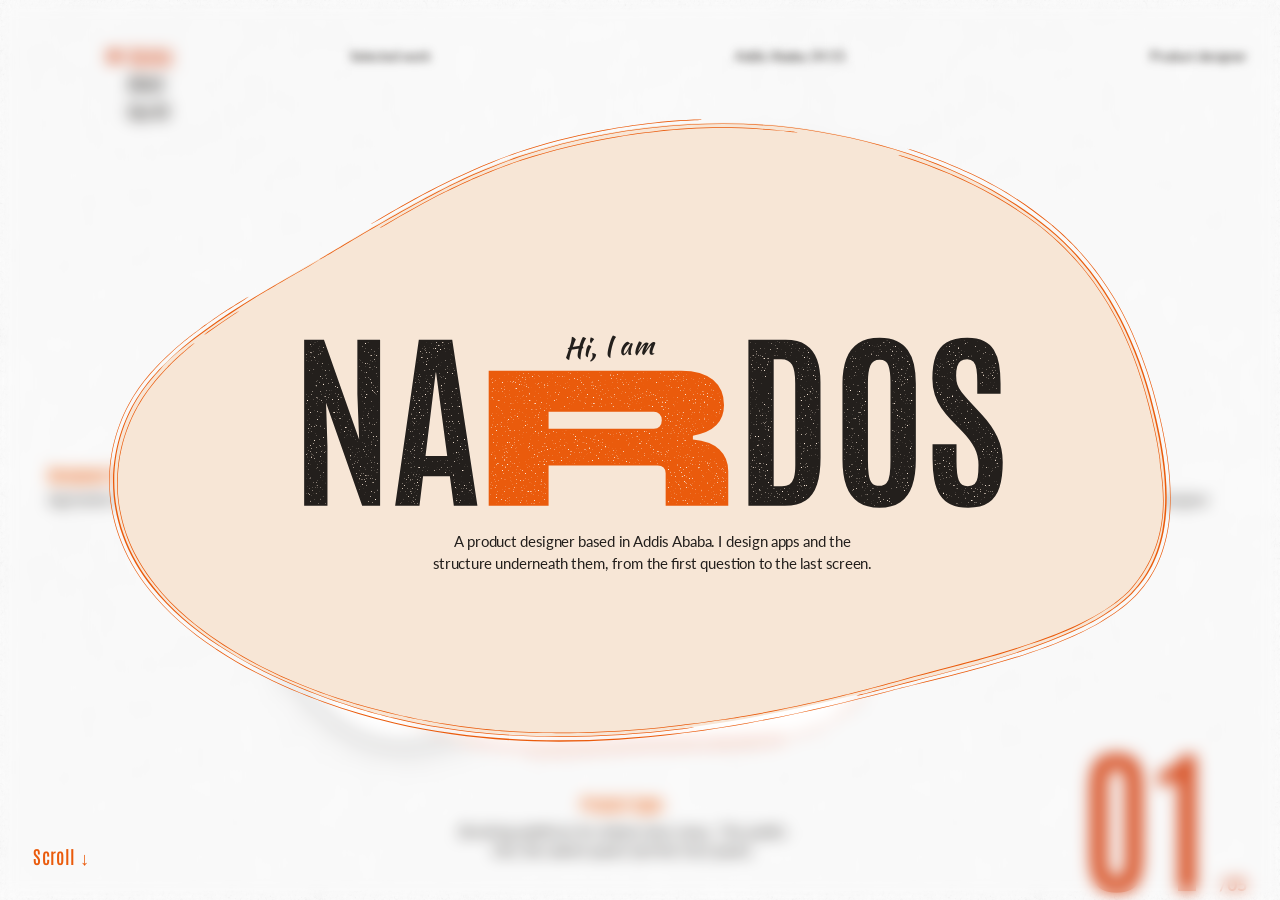
<file: index.html>
<!DOCTYPE html>
<html lang="en">
<head>
  <meta charset="utf-8">
  <meta name="robots" content="noindex, nofollow">
  <link rel="icon" href="favicon.svg" type="image/svg+xml">
  <link rel="icon" href="favicon.ico" sizes="any">
  <link rel="apple-touch-icon" href="apple-touch-icon.png">
  <meta name="viewport" content="width=device-width, initial-scale=1">
  <title>Nardos · Product designer</title>
  <meta name="description" content="Nardos, product designer in Addis Ababa. Selected work, starting with Agristelle farm stays.">
  <link rel="canonical" href="https://madebynardi.com/">
  <meta property="og:type" content="website">
  <meta property="og:site_name" content="Nardos">
  <meta property="og:title" content="Nardos · Product designer">
  <meta property="og:description" content="Nardos, product designer in Addis Ababa. Selected work, starting with Agristelle farm stays.">
  <meta property="og:url" content="https://madebynardi.com/">
  <meta name="twitter:card" content="summary">

  <!-- Fonts used in the Figma file: Antonio (display) and Lato (body) -->
  <link rel="preconnect" href="https://fonts.googleapis.com">
  <link rel="preconnect" href="https://fonts.gstatic.com" crossorigin>
  <link rel="stylesheet" href="https://fonts.googleapis.com/css2?family=Antonio:wght@400;600;700&family=BBH+Sans+Bartle&family=Kaushan+Script&family=Lato:wght@300;400;700&display=swap" media="print" onload="this.media='all'">
  <noscript><link rel="stylesheet" href="https://fonts.googleapis.com/css2?family=Antonio:wght@400;600;700&family=BBH+Sans+Bartle&family=Kaushan+Script&family=Lato:wght@300;400;700&display=swap"></noscript>

  <link rel="stylesheet" href="styles.css?v=78">
  <script src="fade.js?v=2"></script>
</head>
<body>
  <!-- Logo, nav and counter hug the window corners. Everything else lives on a centred canvas. -->
  <div class="stage is-intro">

    <!-- The middle of the page is drawn on a 1440 x 1080 canvas that stays centred in the window.
         script.js builds the project cards inside #cards from the list at the top of that file. -->
    <div class="canvas">
      <div id="cards" class="cards" aria-live="off"></div>

      <!-- Project facts. They change with the current card. -->
      <dl class="layer fact fact--for" style="--x:10; --y:555; --w:210;">
        <dt>Designed for:</dt>
        <dd id="fact-for">Agristelle farm stays</dd>
      </dl>
      <dl class="layer fact fact--role" style="--x:1270; --y:555; --w:165;">
        <dt>Role:</dt>
        <dd id="fact-role">Product designer</dd>
      </dl>
      <div class="layer fact fact--center fact--type" style="--x:500; --y:950; --w:400;">
        <p class="fact__label">Project type:</p>
        <p id="fact-type">Lorem ipsum dolor sit amet, consectetur adipiscing elit. Nam luctus dui augue, ac volutpat elit eleifend quis. Phasellus non erat a augue</p>
      </div>
    </div>

    <!-- Logo, which is also the way back to the entry screen. -->
    <a class="layer logo" href="#" style="--x:21; --y:24; --w:103; --h:182;" aria-label="Nardos, home">
      <span class="logo__blob" aria-hidden="true"><img src="assets/first-blob-flex.svg" alt="" onerror="this.remove()"><img class="logo__blob-m" src="assets/phone-blob-flex.svg" alt=""></span>
      <span class="logo__text" aria-hidden="true"><img class="logo__r" src="assets/logo-word.svg" alt=""></span>
    </a>

    <!-- Navigation. The active page gets the orange dot. -->
    <nav class="layer nav" style="--x:130; --y:52; --w:120;" aria-label="Main">
      <ul>
        <li><a href="#" class="nav__link nav__link--active" aria-current="page">Home</a></li>
        <li><a href="about" class="nav__link">About</a></li>
        <li><a href="say-hi" class="nav__link">Say Hi!</a></li>
      </ul>
    </nav>

    <!-- Phone only: menu button and the full-screen menu it opens. -->
    <button class="burger" id="burger" type="button" aria-label="Menu" aria-expanded="false" aria-controls="menu">
      <svg viewBox="0 0 32 18" width="32" height="18" fill="none" stroke="currentColor" stroke-width="2.4" stroke-linecap="round" aria-hidden="true">
        <path id="burger-a" d="M2 4.5c4-2.2 7 2.2 11 0s7 2.2 11 0 4-1.2 6-.4"/>
        <path id="burger-b" d="M3 14c4-2 6.5 2 10.500 0s7 2 11 0 3.500-1.200 5.500-.3"/>
      </svg>
    </button>
    <!-- The menu: the page behind goes soft, and a blob opens from the button with the links inside. -->
    <nav class="menu" id="menu" aria-label="Menu" aria-hidden="true">
      <div class="menu__blob" aria-hidden="true"></div>
      <ul>
        <li><a href="#" class="menu__link menu__link--active" aria-current="page">Home</a></li>
        <li><a href="about" class="menu__link">About</a></li>
        <li><a href="say-hi" class="menu__link">Say Hi!</a></li>
      </ul>
    </nav>

    <!-- A quiet row of small labels along the top and bottom edges, like a frame. -->
    <div class="edge edge--top">
      <span>Selected work</span>
      <span id="local-time">Addis Ababa</span>
      <span>Product designer</span>
    </div>
    <div class="edge edge--bottom">
      <span class="scroll-cue"><span class="cue-d">Scroll <span aria-hidden="true">&darr;</span></span><span class="cue-m"><i aria-hidden="true"></i>Swipe <span aria-hidden="true">&darr;</span></span></span>
    </div>

    <!-- Entry screen. It sits over the work page; scrolling lifts it away and the blob and name
         travel into the logo spot. -->
    <svg width="0" height="0" style="position:absolute" aria-hidden="true" focusable="false">
      <!-- Grain for the name: tiny random specks are knocked out of the letters. -->
      <filter id="grain" x="-5%" y="-5%" width="110%" height="110%" color-interpolation-filters="sRGB">
        <!-- Grain: tiny specks are knocked out of the letters, but only inside them, so the outline stays clean. -->
        <feTurbulence type="fractalNoise" baseFrequency="0.75" numOctaves="2" seed="7" result="noise"/>
        <feColorMatrix in="noise" type="matrix" values="0 0 0 0 0  0 0 0 0 0  0 0 0 0 0  -7 0 0 0 2.25" result="holes"/>
        <feMorphology in="SourceAlpha" operator="erode" radius="1.5" result="inner"/>
        <feComposite in="holes" in2="inner" operator="in" result="knock"/>
        <feComposite in="SourceGraphic" in2="knock" operator="out"/>
      </filter>
    </svg>
    <section class="intro" id="intro" aria-label="Introduction">
      <div class="intro__glass"></div>
      <div class="canvas">
        <div class="layer intro__blob" id="intro-blob" style="--x:151; --y:183; --w:1138; --h:673;">
          <img src="assets/first-blob.svg" alt="" onerror="this.parentNode.classList.add('is-fallback'); this.remove()">
        </div>
        <p class="layer intro__hello" style="--x:360; --y:350; --w:403;">Hi, I am</p>
        <h1 class="layer intro__name" id="intro-name" aria-label="Nardos" style="--x:331; --y:335; --w:800; --h:320;"></h1>
        <p class="layer intro__bio" style="--x:530; --y:628; --w:403;">A product designer based in Addis Ababa. I design apps and the structure underneath them, from the first question to the last screen.</p>
      </div>
    </section>

    <!-- Which card this is. The number belongs to the project, so 02 always means the same one. -->
    <p class="counter" id="counter" aria-label="Project 1 of 5"><span class="counter__num">01</span><span class="counter__total">/05</span></p>
  </div>
  <script src="vendor/flubber.min.js"></script>
  <script src="script.js?v=51"></script>
</body>
</html>
</file>
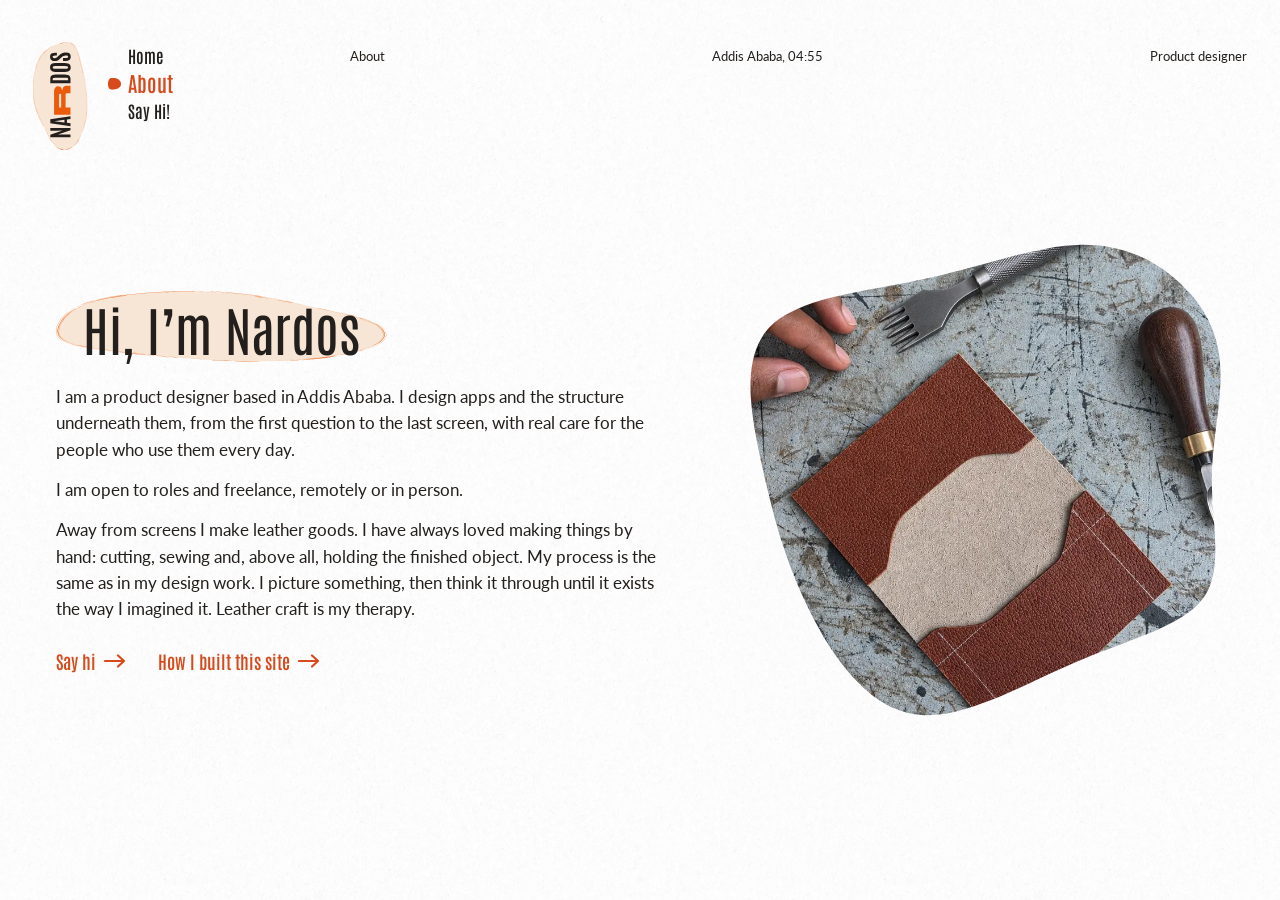
<file: about.html>
<!DOCTYPE html>
<html lang="en">
<head>
  <meta charset="utf-8">
  <meta name="robots" content="noindex, nofollow">
  <link rel="icon" href="favicon.svg" type="image/svg+xml">
  <link rel="icon" href="favicon.ico" sizes="any">
  <link rel="apple-touch-icon" href="apple-touch-icon.png">
  <meta name="viewport" content="width=device-width, initial-scale=1">
  <title>About · Nardos</title>
  <meta name="description" content="About Nardos, a product designer in Addis Ababa who designs apps and the structure underneath them.">
  <link rel="canonical" href="https://madebynardi.com/about">
  <meta property="og:type" content="website">
  <meta property="og:site_name" content="Nardos">
  <meta property="og:title" content="About · Nardos">
  <meta property="og:description" content="About Nardos, a product designer in Addis Ababa who designs apps and the structure underneath them.">
  <meta property="og:url" content="https://madebynardi.com/about">
  <meta name="twitter:card" content="summary">
  <link rel="preconnect" href="https://fonts.googleapis.com">
  <link rel="preconnect" href="https://fonts.gstatic.com" crossorigin>
  <link rel="stylesheet" href="https://fonts.googleapis.com/css2?family=Antonio:wght@400;600&family=Lato:wght@400;700&display=swap" media="print" onload="this.media='all'">
  <noscript><link rel="stylesheet" href="https://fonts.googleapis.com/css2?family=Antonio:wght@400;600&family=Lato:wght@400;700&display=swap"></noscript>
  <link rel="stylesheet" href="chrome.css?v=18">
  <style>
    :root { --ink:#231F1C; --orange:#EA5B0C; --orange-deep:#D64A1C; --u: min(calc(100vw / 1440), calc(100dvh / 1080)); }
    * { box-sizing: border-box; }
    html, body { height: 100%; overflow: hidden; overscroll-behavior: none; }
    body { margin: 0; color: var(--ink); font-family: "Lato", system-ui, sans-serif; font-weight: 400;
           background: #fff url("assets/noise.png") repeat top left / 720px 512px; }


    /* One screen: the picture on one side, a few lines on the other. Nothing scrolls. */
    main { height: 100dvh; display: grid; place-items: center; padding: 120px 56px 56px; }
    .in { display: grid; grid-template-columns: 1.3fr 1fr; gap: 72px; align-items: center;
          width: 100%; max-width: 1240px; }

    .pill { position: relative; display: inline-grid; place-items: center; margin: 0 0 22px; padding: .6em 1.7em .5em; justify-self: start; }
    .pill img { position: absolute; inset: 0; width: 100%; height: 100%; }
    .pill h1 { position: relative; margin: 0; font-family: "Antonio", sans-serif; font-weight: 400; line-height: 1;
               color: var(--ink); white-space: nowrap; font-size: clamp(40px, calc(var(--u) * 64), 92px); }

    p { margin: 0 0 14px; font-size: max(17px, calc(var(--u) * 18)); line-height: 1.55; max-width: 62ch; }
    p:last-of-type { margin-bottom: 0; }
    .say { margin-top: 26px; font-family: "Antonio", sans-serif; font-weight: 600; font-size: max(18px, calc(var(--u) * 20));
           color: var(--orange-deep); text-decoration: none; display: inline-flex; align-items: center; gap: 8px; }
    .say + .say { margin-left: 28px; }
    .say:hover, .say:focus-visible { color: var(--orange); }

               font-size: max(17px, calc(var(--u) * 18)); letter-spacing: .06em; text-transform: uppercase; color: var(--orange-deep); }

    .shot { display: block; width: 100%; height: auto; max-height: 68dvh; object-fit: contain; }
    .shot--ph img { width: 100%; height: 100%; object-fit: cover; display: block; }
    .shot--ph { aspect-ratio: 1; width: min(100%, 520px); height: auto; justify-self: center; max-height: none; display: grid; place-items: center; background: #F7E6D6; -webkit-mask: url(assets/blob-3-fill.svg) center / 100% 100% no-repeat; mask: url(assets/blob-3-fill.svg) center / 100% 100% no-repeat; color: #6b5d52; font-size: 14px; }   /* the picture sits in a blob, like the rest of the site */

    @media (max-width: 700px) {
      :root { --u: min(calc(100vw / 412), calc(100dvh / 780)); }
      main { padding: 84px 24px 26px; align-items: start; overflow-y: auto; }   /* a short phone can scroll instead of clipping */
      .in { grid-template-columns: 1fr; gap: 18px; }
      .shot { max-height: 24dvh; margin: 0 auto; width: auto; }
      .shot--ph { width: min(72%, 28dvh); margin: 0 auto; }
      .pill { margin-bottom: 14px; }
      .pill h1 { font-size: clamp(32px, calc(var(--u) * 42), 56px); }
      p { font-size: 15px; max-width: none; margin-bottom: 10px; }
      .say { margin-top: 18px; font-size: 17px; }
    }
  </style>
  <script src="fade.js?v=2"></script>
</head>
<body>
  <div class="chrome">
    <a class="layer logo" href="./" style="--x:21; --y:24; --w:103; --h:182;" aria-label="Nardos, home">
      <span class="logo__blob" aria-hidden="true"><img src="assets/first-blob-flex.svg" alt=""><img class="logo__blob-m" src="assets/phone-blob-flex.svg" alt=""></span>
      <span class="logo__text" aria-hidden="true"><img class="logo__r" src="assets/logo-word.svg" alt=""></span>
    </a>
    <nav class="layer nav" style="--x:130; --y:52; --w:120;" aria-label="Main">
      <ul>
        <li><a href="./?work" class="nav__link" data-home>Home</a></li>
        <li><a href="about" class="nav__link nav__link--active" aria-current="page">About</a></li>
        <li><a href="say-hi" class="nav__link">Say Hi!</a></li>
      </ul>
    </nav>
    <div class="edge edge--top"><span>About</span><span id="local-time">Addis Ababa</span><span>Product designer</span></div>
    <button class="burger" id="burger" type="button" aria-label="Menu" aria-expanded="false" aria-controls="menu">
      <svg viewBox="0 0 32 18" width="32" height="18" fill="none" stroke="currentColor" stroke-width="2.4" stroke-linecap="round" aria-hidden="true">
        <path id="burger-a" d="M2 4.5c4-2.2 7 2.2 11 0s7 2.2 11 0 4-1.2 6-.4"/>
        <path id="burger-b" d="M3 14c4-2 6.5 2 10.500 0s7 2 11 0 3.500-1.200 5.500-.3"/>
      </svg>
    </button>
    <nav class="menu" id="menu" aria-label="Menu" aria-hidden="true">
      <div class="menu__blob" aria-hidden="true"></div>
      <ul>
        <li><a href="./?work" class="menu__link" data-home>Home</a></li>
        <li><a href="about" class="menu__link menu__link--active" aria-current="page">About</a></li>
        <li><a href="say-hi" class="menu__link">Say Hi!</a></li>
      </ul>
    </nav>
  </div>


  <main>
    <div class="in">
      <div class="text">
        <div class="pill"><img src="assets/chapter-blob.svg" alt=""><h1>Hi, I&rsquo;m Nardos</h1></div>
        <p>I am a product designer based in Addis Ababa. I design apps and the structure underneath them, from the first question to the last screen, with real care for the people who use them every day.</p>
        <p>I am open to roles and freelance, remotely or in person.</p>
        <p>Away from screens I make leather goods. I have always loved making things by hand: cutting, sewing and, above all, holding the finished object. My process is the same as in my design work. I picture something, then think it through until it exists the way I imagined it. Leather craft is my therapy.</p>
        <a class="say" href="say-hi">Say hi
          <svg class="arr" viewBox="0 0 22 14" width="22" height="14" fill="none" stroke="currentColor" stroke-width="2.2" stroke-linecap="round" stroke-linejoin="round" aria-hidden="true"><path d="M1 7h19M14 1.5 20 7l-6 5.5"/></svg>
        </a>
        <a class="say" href="how-i-built-this">How I built this site
          <svg class="arr" viewBox="0 0 22 14" width="22" height="14" fill="none" stroke="currentColor" stroke-width="2.2" stroke-linecap="round" stroke-linejoin="round" aria-hidden="true"><path d="M1 7h19M14 1.5 20 7l-6 5.5"/></svg>
        </a>
      </div>
      <div class="media">
        <div class="shot shot--ph"><img src="assets/about-leather.webp" alt="A leather card holder cut and marked for stitching, with a stitching chisel and an edge beveler beside it"></div>
      </div>
    </div>
  </main>

  <script src="chrome.js?v=1"></script>
  <script>
    const timeEl = document.getElementById("local-time");
    const tick = () => { timeEl.textContent = "Addis Ababa, " + new Intl.DateTimeFormat("en-GB", { hour: "2-digit", minute: "2-digit", hour12: false, timeZone: "Africa/Addis_Ababa" }).format(new Date()); };
    tick(); setInterval(tick, 30000);
  </script>
</body>
</html>
</file>
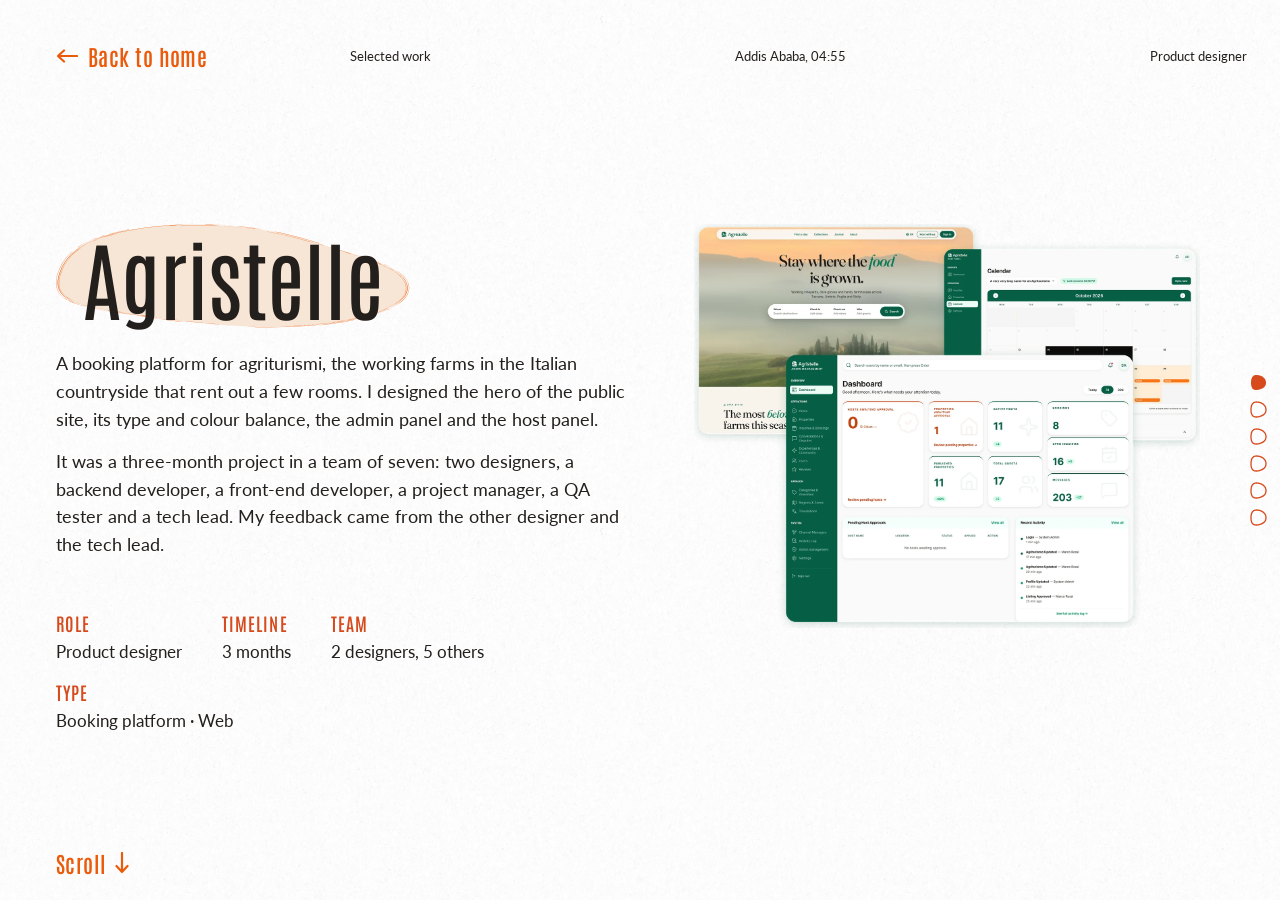
<file: agristelle.html>
<!DOCTYPE html>
<html lang="en">
<head>
  <meta charset="utf-8">
  <meta name="robots" content="noindex, nofollow">
  <link rel="icon" href="favicon.svg" type="image/svg+xml">
  <link rel="icon" href="favicon.ico" sizes="any">
  <link rel="apple-touch-icon" href="apple-touch-icon.png">
  <meta name="viewport" content="width=device-width, initial-scale=1">
  <title>Agristelle · Nardos</title>
  <meta name="description" content="Agristelle: a booking platform for Italian farm stays. The public site, the admin panel and the host panel.">
  <link rel="canonical" href="https://madebynardi.com/agristelle">
  <meta property="og:type" content="website">
  <meta property="og:site_name" content="Nardos">
  <meta property="og:title" content="Agristelle · Nardos">
  <meta property="og:description" content="Agristelle: a booking platform for Italian farm stays. The public site, the admin panel and the host panel.">
  <meta property="og:url" content="https://madebynardi.com/agristelle">
  <meta name="twitter:card" content="summary">
  <link rel="preconnect" href="https://fonts.googleapis.com">
  <link rel="preconnect" href="https://fonts.gstatic.com" crossorigin>
  <link rel="stylesheet" href="https://fonts.googleapis.com/css2?family=Antonio:wght@400;600&family=Lato:wght@400;700&display=swap" media="print" onload="this.media='all'">
  <noscript><link rel="stylesheet" href="https://fonts.googleapis.com/css2?family=Antonio:wght@400;600&family=Lato:wght@400;700&display=swap"></noscript>
  <link rel="stylesheet" href="project.css?v=9">
  <link rel="stylesheet" href="chrome.css?v=18">
  <script src="fade.js?v=2"></script>
</head>
<body data-project="agristelle">
<a class="back" href="./?work" data-home><svg class="arr" viewBox="0 0 22 14" width="22" height="14" fill="none" stroke="currentColor" stroke-width="2.2" stroke-linecap="round" stroke-linejoin="round" aria-hidden="true"><path d="M21 7H2M8 1.5 2 7l6 5.5"/></svg><span>Back to home</span></a>
<div class="chrome">
    <div class="edge edge--top"><span>Selected work</span><span id="local-time">Addis Ababa</span><span>Product designer</span></div>
  </div>
  <div class="edge edge--bottom" id="cue"><span class="cue-d">Scroll</span><span class="cue-m">Swipe</span><svg viewBox="0 0 14 22" width="14" height="22" fill="none" stroke="currentColor" stroke-width="2.2" stroke-linecap="round" stroke-linejoin="round" aria-hidden="true"><path d="M7 1v19M1.500 14 7 20l5.500-6"/></svg></div>
  <nav class="dots" id="dots" aria-label="Chapters"></nav>
  <main id="chapters"></main>

  <script src="project.js?v=10"></script>
</body>
</html>
</file>
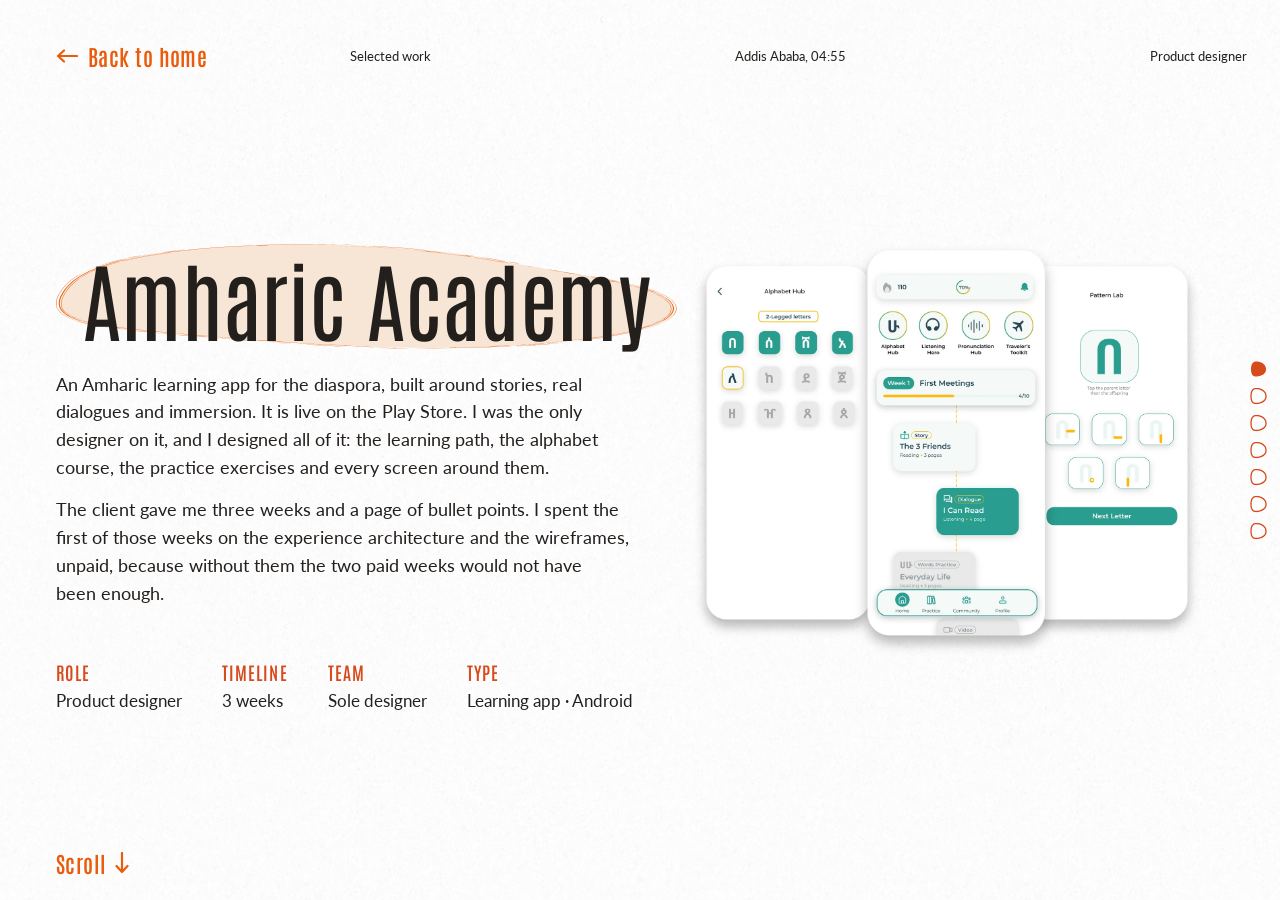
<file: amharic-academy.html>
<!DOCTYPE html>
<html lang="en">
<head>
  <meta charset="utf-8">
  <meta name="robots" content="noindex, nofollow">
  <link rel="icon" href="favicon.svg" type="image/svg+xml">
  <link rel="icon" href="favicon.ico" sizes="any">
  <link rel="apple-touch-icon" href="apple-touch-icon.png">
  <meta name="viewport" content="width=device-width, initial-scale=1">
  <title>Amharic Academy · Nardos</title>
  <meta name="description" content="Amharic Academy: a learning app for Amharic, designed end to end.">
  <link rel="canonical" href="https://madebynardi.com/amharic-academy">
  <meta property="og:type" content="website">
  <meta property="og:site_name" content="Nardos">
  <meta property="og:title" content="Amharic Academy · Nardos">
  <meta property="og:description" content="Amharic Academy: a learning app for Amharic, designed end to end.">
  <meta property="og:url" content="https://madebynardi.com/amharic-academy">
  <meta name="twitter:card" content="summary">
  <link rel="preconnect" href="https://fonts.googleapis.com">
  <link rel="preconnect" href="https://fonts.gstatic.com" crossorigin>
  <link rel="stylesheet" href="https://fonts.googleapis.com/css2?family=Antonio:wght@400;600&family=Lato:wght@400;700&display=swap" media="print" onload="this.media='all'">
  <noscript><link rel="stylesheet" href="https://fonts.googleapis.com/css2?family=Antonio:wght@400;600&family=Lato:wght@400;700&display=swap"></noscript>
  <link rel="stylesheet" href="project.css?v=9">
  <link rel="stylesheet" href="chrome.css?v=18">
  <script src="fade.js?v=2"></script>
</head>
<body data-project="amharic-academy">
<a class="back" href="./?work" data-home><svg class="arr" viewBox="0 0 22 14" width="22" height="14" fill="none" stroke="currentColor" stroke-width="2.2" stroke-linecap="round" stroke-linejoin="round" aria-hidden="true"><path d="M21 7H2M8 1.5 2 7l6 5.5"/></svg><span>Back to home</span></a>
<div class="chrome">
    <div class="edge edge--top"><span>Selected work</span><span id="local-time">Addis Ababa</span><span>Product designer</span></div>
  </div>
  <div class="edge edge--bottom" id="cue"><span class="cue-d">Scroll</span><span class="cue-m">Swipe</span><svg viewBox="0 0 14 22" width="14" height="22" fill="none" stroke="currentColor" stroke-width="2.2" stroke-linecap="round" stroke-linejoin="round" aria-hidden="true"><path d="M7 1v19M1.500 14 7 20l5.500-6"/></svg></div>
  <nav class="dots" id="dots" aria-label="Chapters"></nav>
  <main id="chapters"></main>

  <script src="project.js?v=10"></script>
</body>
</html>
</file>
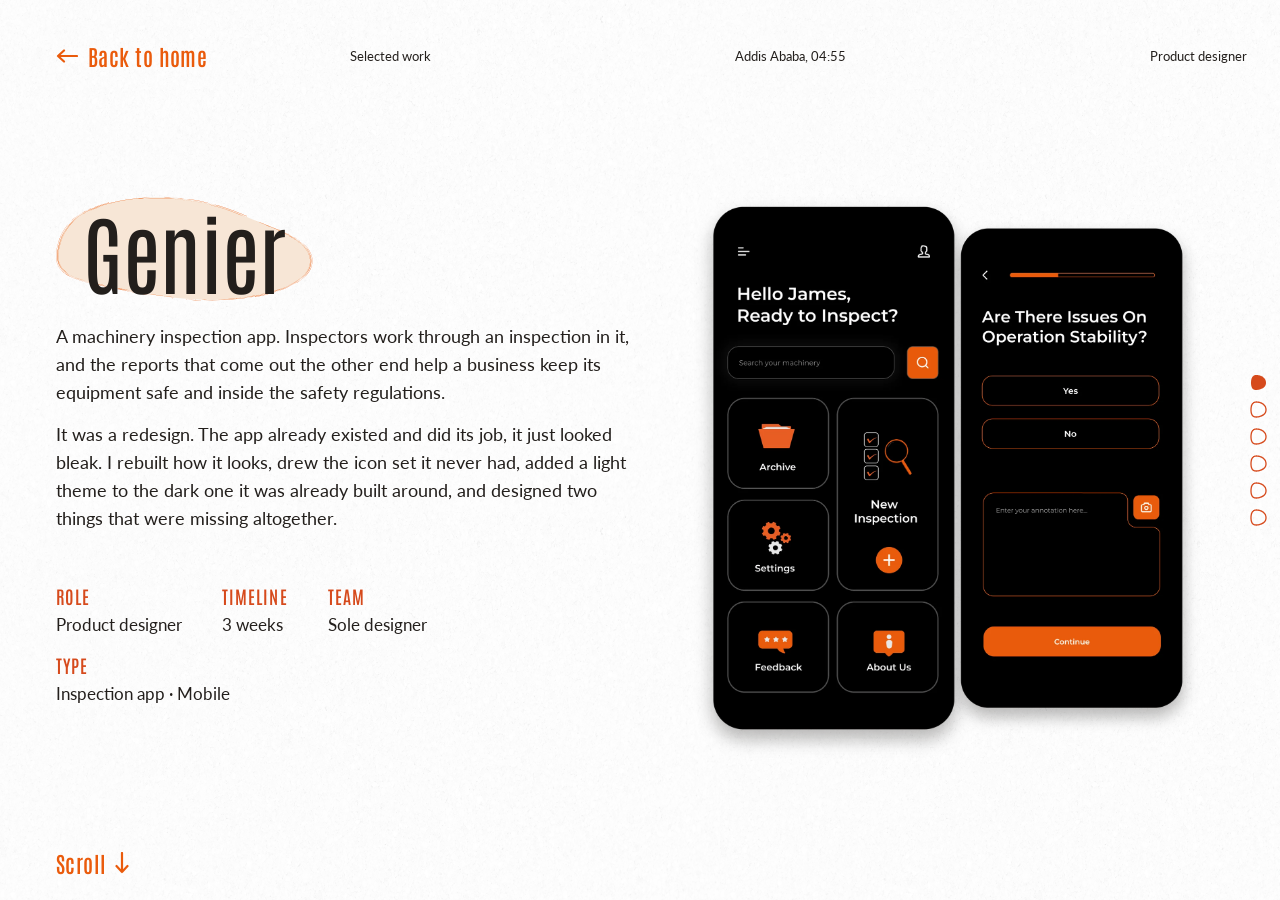
<file: genier.html>
<!DOCTYPE html>
<html lang="en">
<head>
  <meta charset="utf-8">
  <meta name="robots" content="noindex, nofollow">
  <link rel="icon" href="favicon.svg" type="image/svg+xml">
  <link rel="icon" href="favicon.ico" sizes="any">
  <link rel="apple-touch-icon" href="apple-touch-icon.png">
  <meta name="viewport" content="width=device-width, initial-scale=1">
  <title>Genier · Nardos</title>
  <meta name="description" content="Genier: a mobile inspection app, redesigned.">
  <link rel="canonical" href="https://madebynardi.com/genier">
  <meta property="og:type" content="website">
  <meta property="og:site_name" content="Nardos">
  <meta property="og:title" content="Genier · Nardos">
  <meta property="og:description" content="Genier: a mobile inspection app, redesigned.">
  <meta property="og:url" content="https://madebynardi.com/genier">
  <meta name="twitter:card" content="summary">
  <link rel="preconnect" href="https://fonts.googleapis.com">
  <link rel="preconnect" href="https://fonts.gstatic.com" crossorigin>
  <link rel="stylesheet" href="https://fonts.googleapis.com/css2?family=Antonio:wght@400;600&family=Lato:wght@400;700&display=swap" media="print" onload="this.media='all'">
  <noscript><link rel="stylesheet" href="https://fonts.googleapis.com/css2?family=Antonio:wght@400;600&family=Lato:wght@400;700&display=swap"></noscript>
  <link rel="stylesheet" href="project.css?v=9">
  <link rel="stylesheet" href="chrome.css?v=18">
  <script src="fade.js?v=2"></script>
</head>
<body data-project="genier">
<a class="back" href="./?work" data-home><svg class="arr" viewBox="0 0 22 14" width="22" height="14" fill="none" stroke="currentColor" stroke-width="2.2" stroke-linecap="round" stroke-linejoin="round" aria-hidden="true"><path d="M21 7H2M8 1.5 2 7l6 5.5"/></svg><span>Back to home</span></a>
<div class="chrome">
    <div class="edge edge--top"><span>Selected work</span><span id="local-time">Addis Ababa</span><span>Product designer</span></div>
  </div>
  <div class="edge edge--bottom" id="cue"><span class="cue-d">Scroll</span><span class="cue-m">Swipe</span><svg viewBox="0 0 14 22" width="14" height="22" fill="none" stroke="currentColor" stroke-width="2.2" stroke-linecap="round" stroke-linejoin="round" aria-hidden="true"><path d="M7 1v19M1.500 14 7 20l5.500-6"/></svg></div>
  <nav class="dots" id="dots" aria-label="Chapters"></nav>
  <main id="chapters"></main>

  <script src="project.js?v=10"></script>
</body>
</html>
</file>
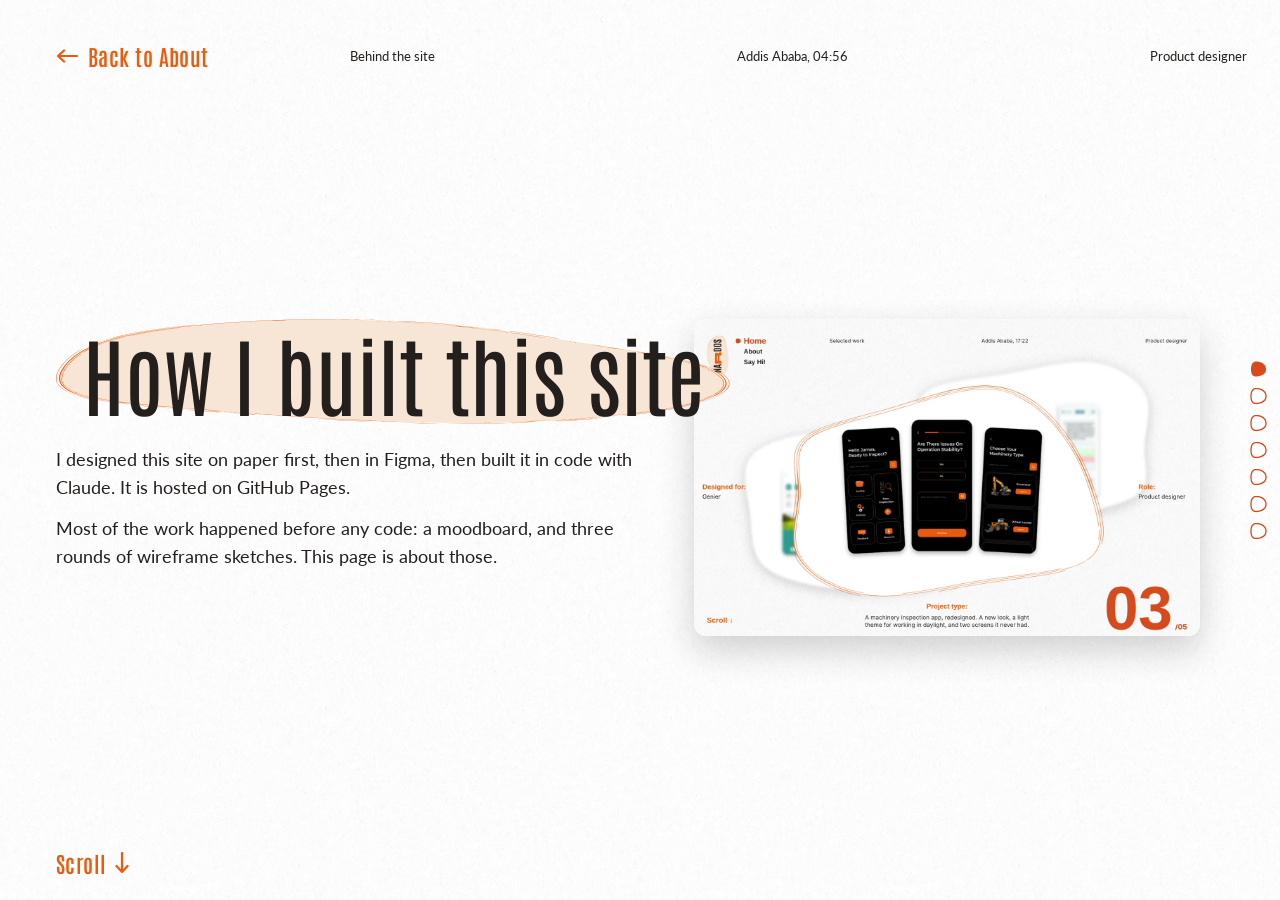
<file: how-i-built-this.html>
<!DOCTYPE html>
<html lang="en">
<head>
  <meta charset="utf-8">
  <meta name="robots" content="noindex, nofollow">
  <link rel="icon" href="favicon.svg" type="image/svg+xml">
  <link rel="icon" href="favicon.ico" sizes="any">
  <link rel="apple-touch-icon" href="apple-touch-icon.png">
  <meta name="viewport" content="width=device-width, initial-scale=1">
  <title>How I built this site · Nardos</title>
  <meta name="description" content="How this portfolio was designed and built: one thing per screen, hand-coded.">
  <link rel="canonical" href="https://madebynardi.com/how-i-built-this">
  <meta property="og:type" content="website">
  <meta property="og:site_name" content="Nardos">
  <meta property="og:title" content="How I built this site · Nardos">
  <meta property="og:description" content="How this portfolio was designed and built: one thing per screen, hand-coded.">
  <meta property="og:url" content="https://madebynardi.com/how-i-built-this">
  <meta name="twitter:card" content="summary">
  <link rel="preconnect" href="https://fonts.googleapis.com">
  <link rel="preconnect" href="https://fonts.gstatic.com" crossorigin>
  <link rel="stylesheet" href="https://fonts.googleapis.com/css2?family=Antonio:wght@400;600&family=Lato:wght@400;700&display=swap" media="print" onload="this.media='all'">
  <noscript><link rel="stylesheet" href="https://fonts.googleapis.com/css2?family=Antonio:wght@400;600&family=Lato:wght@400;700&display=swap"></noscript>
  <link rel="stylesheet" href="project.css?v=9">
  <link rel="stylesheet" href="chrome.css?v=18">
  <script src="fade.js?v=2"></script>
</head>
<body data-project="this-site">
<a class="back" href="about"><svg class="arr" viewBox="0 0 22 14" width="22" height="14" fill="none" stroke="currentColor" stroke-width="2.2" stroke-linecap="round" stroke-linejoin="round" aria-hidden="true"><path d="M21 7H2M8 1.5 2 7l6 5.5"/></svg><span>Back to About</span></a>
<div class="chrome">
    <div class="edge edge--top"><span>Behind the site</span><span id="local-time">Addis Ababa</span><span>Product designer</span></div>
  </div>
  <div class="edge edge--bottom" id="cue"><span class="cue-d">Scroll</span><span class="cue-m">Swipe</span><svg viewBox="0 0 14 22" width="14" height="22" fill="none" stroke="currentColor" stroke-width="2.2" stroke-linecap="round" stroke-linejoin="round" aria-hidden="true"><path d="M7 1v19M1.500 14 7 20l5.500-6"/></svg></div>
  <nav class="dots" id="dots" aria-label="Chapters"></nav>
  <main id="chapters"></main>

  <script src="project.js?v=10"></script>
</body>
</html>
</file>
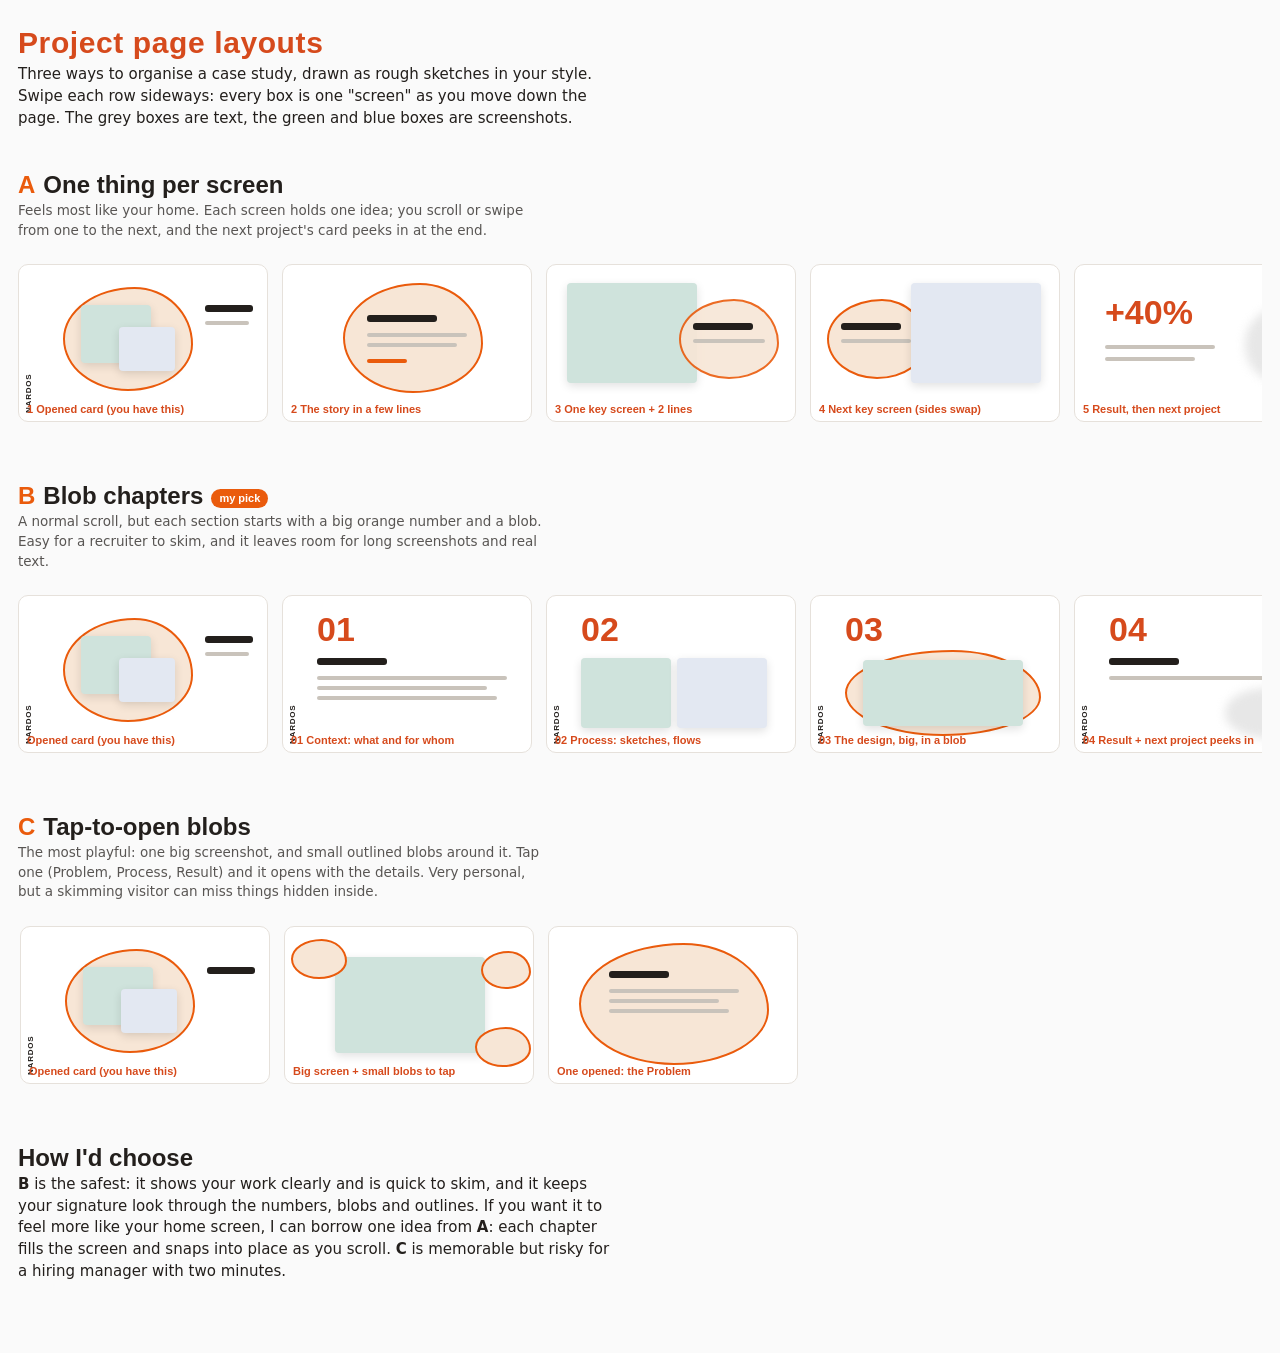
<file: layouts.html>
<!DOCTYPE html>
<html lang="en">
<head>
<meta charset="utf-8">
<meta name="viewport" content="width=device-width, initial-scale=1">
<meta name="robots" content="noindex">
<title>Project page layouts</title>
<style>
  :root { --ink:#231F1C; --orange:#EA5B0C; --deep:#D64A1C; --cream:#F7E6D6; --paper:#FAFAFA; }
  * { box-sizing: border-box; }
  body { margin: 0; background: var(--paper); color: var(--ink); font: 400 15px/1.45 Lato, system-ui, sans-serif; padding: 28px 18px 60px; }
  h1 { font: 600 30px/1 Antonio, Impact, sans-serif; letter-spacing: .02em; margin: 0 0 6px; color: var(--deep); }
  h2 { font: 600 24px/1 Antonio, Impact, sans-serif; margin: 44px 0 4px; }
  h2 span { color: var(--orange); margin-right: 8px; }
  p { margin: 0 0 10px; max-width: 62ch; }
  .why { opacity: .75; font-size: 13.5px; }
  .strip { display: flex; gap: 14px; overflow-x: auto; padding: 14px 2px 18px; scroll-snap-type: x mandatory; }
  .s { flex: none; width: 250px; height: 158px; background: #fff; border: 1px solid #e6e1db; border-radius: 10px; position: relative; scroll-snap-align: start; overflow: hidden; }
  .s b { position: absolute; left: 8px; bottom: 6px; font: 600 11px/1 Lato, sans-serif; color: var(--deep); }
  .blob { position: absolute; background: var(--cream); border: 2px solid var(--orange); border-radius: 55% 45% 50% 50% / 50% 55% 45% 50%; }
  .soft { position: absolute; background: #ddd; filter: blur(5px); border-radius: 50% 45% 55% 50%; opacity: .7; }
  .shot { position: absolute; background: #cfe3dc; border-radius: 4px; box-shadow: 0 3px 10px rgba(0,0,0,.12); }
  .shot.d { background: #e3e8f2; }
  .t { position: absolute; height: 4px; background: #c9c3bb; border-radius: 3px; }
  .t.h { height: 7px; background: var(--ink); }
  .t.o { background: var(--orange); }
  .rail { position: absolute; left: 6px; top: 8px; bottom: 8px; width: 12px; font: 600 8px/1 Antonio, sans-serif; writing-mode: vertical-rl; transform: rotate(180deg); letter-spacing: .1em; }
  .num { position: absolute; font: 600 34px/1 Antonio, sans-serif; color: var(--deep); }
  .pick { display: inline-block; background: var(--orange); color: #fff; font: 700 11px/1 Lato, sans-serif; padding: 4px 8px; border-radius: 10px; margin-left: 8px; vertical-align: middle; }
</style>
</head>
<body>
<h1>Project page layouts</h1>
<p>Three ways to organise a case study, drawn as rough sketches in your style. Swipe each row sideways: every box is one "screen" as you move down the page. The grey boxes are text, the green and blue boxes are screenshots.</p>

<h2><span>A</span>One thing per screen</h2>
<p class="why">Feels most like your home. Each screen holds one idea; you scroll or swipe from one to the next, and the next project's card peeks in at the end.</p>
<div class="strip">
  <div class="s"><div class="rail">NARDOS</div><div class="blob" style="left:44px;top:22px;width:130px;height:104px"></div><div class="shot" style="left:62px;top:40px;width:70px;height:58px"></div><div class="shot d" style="left:100px;top:62px;width:56px;height:44px"></div><div class="t h" style="left:186px;top:40px;width:48px"></div><div class="t" style="left:186px;top:56px;width:44px"></div><b>1  Opened card (you have this)</b></div>
  <div class="s"><div class="blob" style="left:60px;top:18px;width:140px;height:110px"></div><div class="t h" style="left:84px;top:50px;width:70px"></div><div class="t" style="left:84px;top:68px;width:100px"></div><div class="t" style="left:84px;top:78px;width:90px"></div><div class="t o" style="left:84px;top:94px;width:40px"></div><b>2  The story in a few lines</b></div>
  <div class="s"><div class="shot" style="left:20px;top:18px;width:130px;height:100px"></div><div class="blob" style="left:132px;top:34px;width:100px;height:80px;opacity:.9"></div><div class="t h" style="left:146px;top:58px;width:60px"></div><div class="t" style="left:146px;top:74px;width:72px"></div><b>3  One key screen + 2 lines</b></div>
  <div class="s"><div class="blob" style="left:16px;top:34px;width:100px;height:80px"></div><div class="t h" style="left:30px;top:58px;width:60px"></div><div class="t" style="left:30px;top:74px;width:70px"></div><div class="shot d" style="left:100px;top:18px;width:130px;height:100px"></div><b>4  Next key screen (sides swap)</b></div>
  <div class="s"><div class="num" style="left:30px;top:30px">+40%</div><div class="t" style="left:30px;top:80px;width:110px"></div><div class="t" style="left:30px;top:92px;width:90px"></div><div class="soft" style="left:170px;top:40px;width:90px;height:80px"></div><b>5  Result, then next project</b></div>
</div>

<h2><span>B</span>Blob chapters<span class="pick">my pick</span></h2>
<p class="why">A normal scroll, but each section starts with a big orange number and a blob. Easy for a recruiter to skim, and it leaves room for long screenshots and real text.</p>
<div class="strip">
  <div class="s"><div class="rail">NARDOS</div><div class="blob" style="left:44px;top:22px;width:130px;height:104px"></div><div class="shot" style="left:62px;top:40px;width:70px;height:58px"></div><div class="shot d" style="left:100px;top:62px;width:56px;height:44px"></div><div class="t h" style="left:186px;top:40px;width:48px"></div><div class="t" style="left:186px;top:56px;width:44px"></div><b>Opened card (you have this)</b></div>
  <div class="s"><div class="rail">NARDOS</div><div class="num" style="left:34px;top:16px">01</div><div class="t h" style="left:34px;top:62px;width:70px"></div><div class="t" style="left:34px;top:80px;width:190px"></div><div class="t" style="left:34px;top:90px;width:170px"></div><div class="t" style="left:34px;top:100px;width:180px"></div><b>01  Context: what and for whom</b></div>
  <div class="s"><div class="rail">NARDOS</div><div class="num" style="left:34px;top:16px">02</div><div class="shot" style="left:34px;top:62px;width:90px;height:70px"></div><div class="shot d" style="left:130px;top:62px;width:90px;height:70px"></div><b>02  Process: sketches, flows</b></div>
  <div class="s"><div class="rail">NARDOS</div><div class="num" style="left:34px;top:16px">03</div><div class="blob" style="left:34px;top:54px;width:196px;height:86px"></div><div class="shot" style="left:52px;top:64px;width:160px;height:66px"></div><b>03  The design, big, in a blob</b></div>
  <div class="s"><div class="rail">NARDOS</div><div class="num" style="left:34px;top:16px">04</div><div class="t h" style="left:34px;top:62px;width:70px"></div><div class="t" style="left:34px;top:80px;width:160px"></div><div class="soft" style="left:150px;top:92px;width:90px;height:50px"></div><b>04  Result + next project peeks in</b></div>
</div>

<h2><span>C</span>Tap-to-open blobs</h2>
<p class="why">The most playful: one big screenshot, and small outlined blobs around it. Tap one (Problem, Process, Result) and it opens with the details. Very personal, but a skimming visitor can miss things hidden inside.</p>
<div class="strip">
  <div class="s"><div class="rail">NARDOS</div><div class="blob" style="left:44px;top:22px;width:130px;height:104px"></div><div class="shot" style="left:62px;top:40px;width:70px;height:58px"></div><div class="shot d" style="left:100px;top:62px;width:56px;height:44px"></div><div class="t h" style="left:186px;top:40px;width:48px"></div><b>Opened card (you have this)</b></div>
  <div class="s"><div class="shot" style="left:50px;top:30px;width:150px;height:96px"></div><div class="blob" style="left:6px;top:12px;width:56px;height:40px"></div><div class="blob" style="left:196px;top:24px;width:50px;height:38px"></div><div class="blob" style="left:190px;top:100px;width:56px;height:40px"></div><b>Big screen + small blobs to tap</b></div>
  <div class="s"><div class="blob" style="left:30px;top:16px;width:190px;height:122px"></div><div class="t h" style="left:60px;top:44px;width:60px"></div><div class="t" style="left:60px;top:62px;width:130px"></div><div class="t" style="left:60px;top:72px;width:110px"></div><div class="t" style="left:60px;top:82px;width:120px"></div><b>One opened: the Problem</b></div>
</div>

<h2>How I'd choose</h2>
<p><b>B</b> is the safest: it shows your work clearly and is quick to skim, and it keeps your signature look through the numbers, blobs and outlines. If you want it to feel more like your home screen, I can borrow one idea from <b>A</b>: each chapter fills the screen and snaps into place as you scroll. <b>C</b> is memorable but risky for a hiring manager with two minutes.</p>
</body>
</html>
</file>
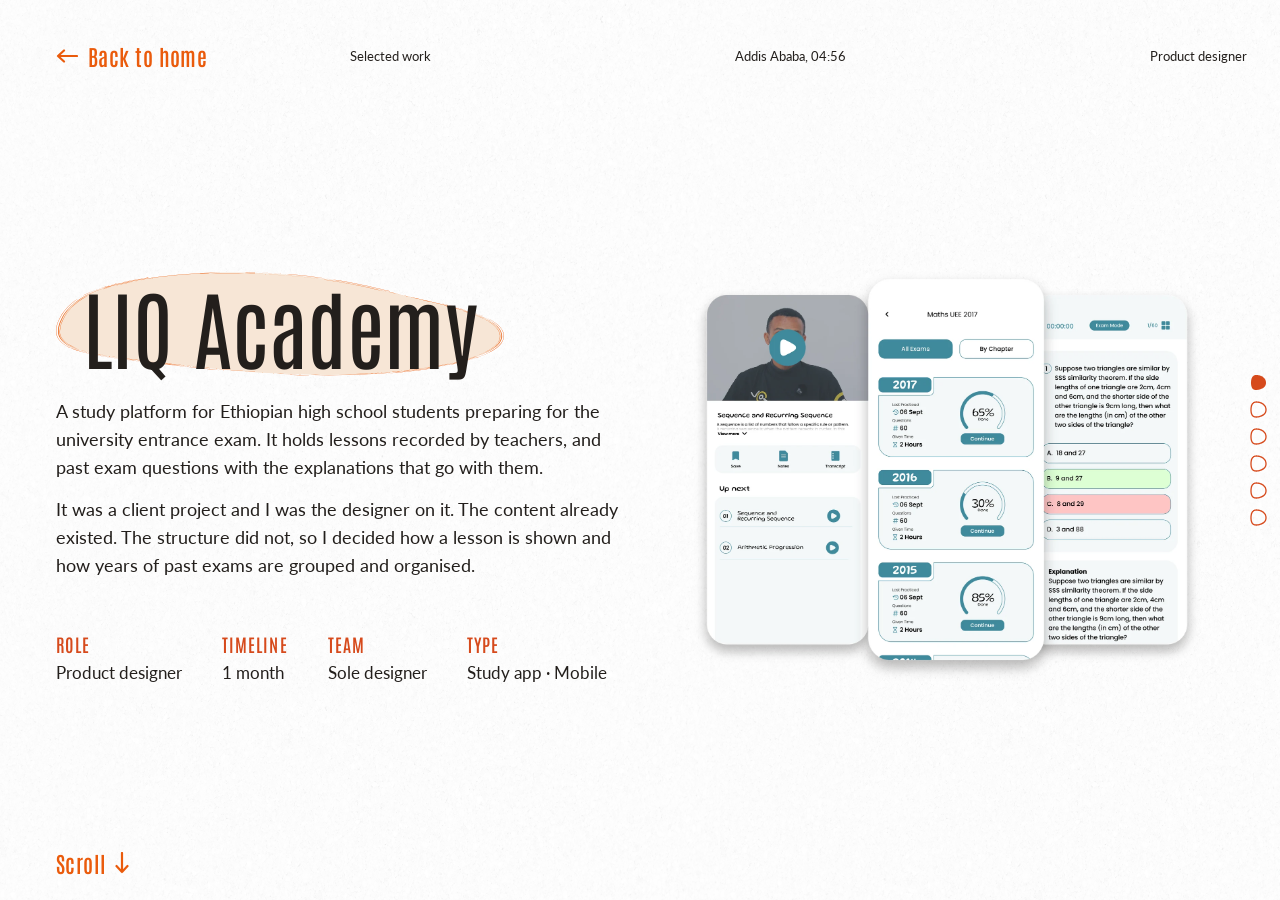
<file: liq-academy.html>
<!DOCTYPE html>
<html lang="en">
<head>
  <meta charset="utf-8">
  <meta name="robots" content="noindex, nofollow">
  <link rel="icon" href="favicon.svg" type="image/svg+xml">
  <link rel="icon" href="favicon.ico" sizes="any">
  <link rel="apple-touch-icon" href="apple-touch-icon.png">
  <meta name="viewport" content="width=device-width, initial-scale=1">
  <title>LIQ Academy · Nardos</title>
  <meta name="description" content="LIQ Academy: a mobile study app, designed solo.">
  <link rel="canonical" href="https://madebynardi.com/liq-academy">
  <meta property="og:type" content="website">
  <meta property="og:site_name" content="Nardos">
  <meta property="og:title" content="LIQ Academy · Nardos">
  <meta property="og:description" content="LIQ Academy: a mobile study app, designed solo.">
  <meta property="og:url" content="https://madebynardi.com/liq-academy">
  <meta name="twitter:card" content="summary">
  <link rel="preconnect" href="https://fonts.googleapis.com">
  <link rel="preconnect" href="https://fonts.gstatic.com" crossorigin>
  <link rel="stylesheet" href="https://fonts.googleapis.com/css2?family=Antonio:wght@400;600&family=Lato:wght@400;700&display=swap" media="print" onload="this.media='all'">
  <noscript><link rel="stylesheet" href="https://fonts.googleapis.com/css2?family=Antonio:wght@400;600&family=Lato:wght@400;700&display=swap"></noscript>
  <link rel="stylesheet" href="project.css?v=9">
  <link rel="stylesheet" href="chrome.css?v=18">
  <script src="fade.js?v=2"></script>
</head>
<body data-project="liq-academy">
<a class="back" href="./?work" data-home><svg class="arr" viewBox="0 0 22 14" width="22" height="14" fill="none" stroke="currentColor" stroke-width="2.2" stroke-linecap="round" stroke-linejoin="round" aria-hidden="true"><path d="M21 7H2M8 1.5 2 7l6 5.5"/></svg><span>Back to home</span></a>
<div class="chrome">
    <div class="edge edge--top"><span>Selected work</span><span id="local-time">Addis Ababa</span><span>Product designer</span></div>
  </div>
  <div class="edge edge--bottom" id="cue"><span class="cue-d">Scroll</span><span class="cue-m">Swipe</span><svg viewBox="0 0 14 22" width="14" height="22" fill="none" stroke="currentColor" stroke-width="2.2" stroke-linecap="round" stroke-linejoin="round" aria-hidden="true"><path d="M7 1v19M1.500 14 7 20l5.500-6"/></svg></div>
  <nav class="dots" id="dots" aria-label="Chapters"></nav>
  <main id="chapters"></main>

  <script src="project.js?v=10"></script>
</body>
</html>
</file>
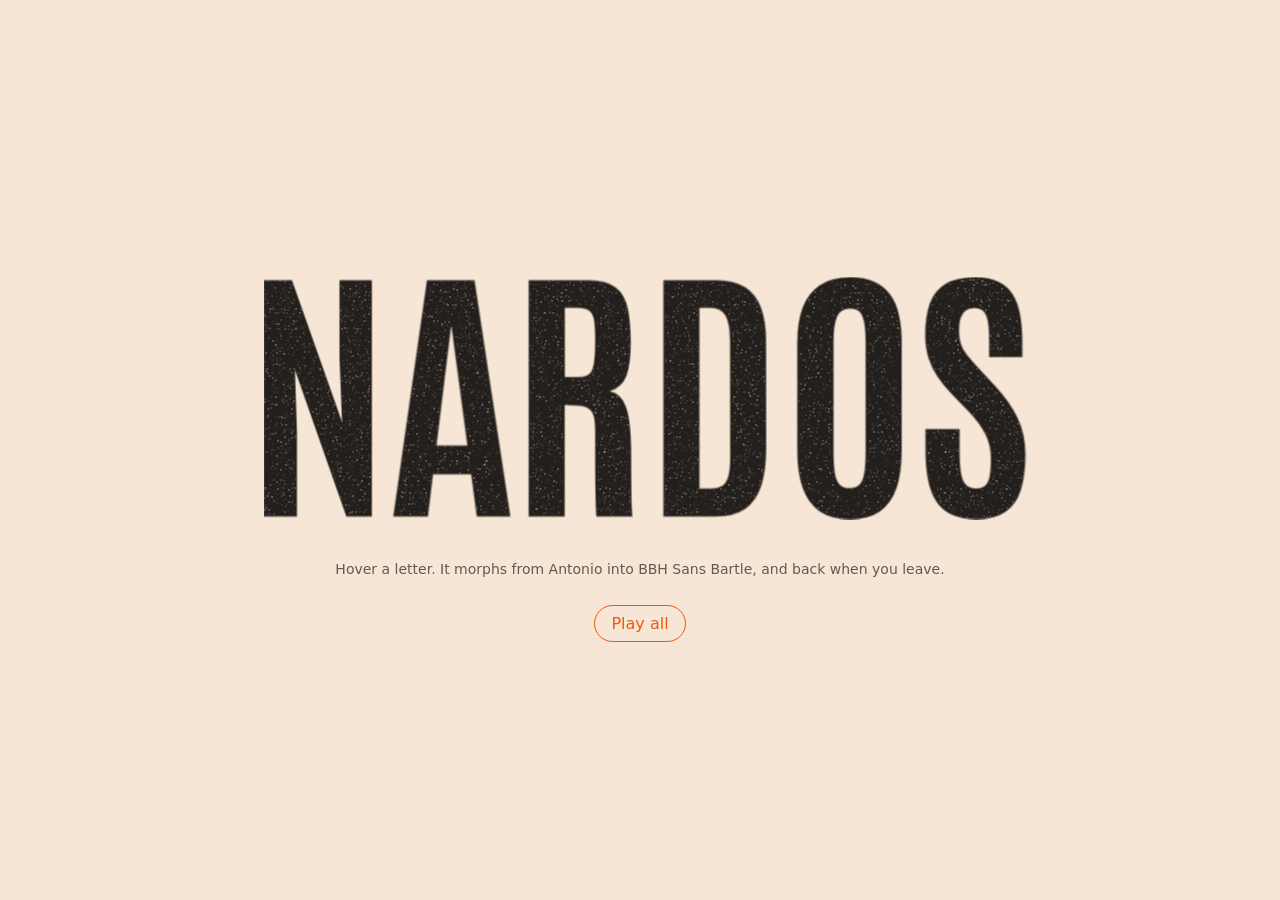
<file: morph.html>
<!DOCTYPE html>
<html lang="en">
<head>
  <meta charset="utf-8">
  <meta name="viewport" content="width=device-width, initial-scale=1">
  <meta name="robots" content="noindex">
  <title>Path morph test</title>
  <style>
    html, body { margin: 0; height: 100%; background: #F7E6D6; font-family: Lato, system-ui, sans-serif; color: #231F1C; }
    main { min-height: 100%; display: grid; place-items: center; align-content: center; gap: 28px; padding: 24px; box-sizing: border-box; }
    svg { width: min(92vw, 1100px); height: auto; overflow: visible; }
    .hit { fill: transparent; cursor: default; }
    p { margin: 0; font-size: 14px; opacity: .7; text-align: center; }
    button { font: inherit; padding: 8px 16px; border: 1px solid #EA5B0C; background: none; color: #EA5B0C; border-radius: 20px; cursor: pointer; }
  </style>
</head>
<body>
<main>
  <svg id="word" viewBox="-300 -940 4000 1000" role="img" aria-label="Nardos">
    <filter id="grain" x="-5%" y="-5%" width="110%" height="110%" color-interpolation-filters="sRGB">
      <!-- Grain: tiny specks are knocked out of the letters, but only inside them, so the outline stays clean. -->
      <feTurbulence id="turb" type="fractalNoise" baseFrequency="0.2" numOctaves="2" seed="7" result="noise"/>
      <feColorMatrix in="noise" type="matrix" values="0 0 0 0 0  0 0 0 0 0  0 0 0 0 0  -7 0 0 0 2.25" result="holes"/>
      <feMorphology id="erode" in="SourceAlpha" operator="erode" radius="5" result="inner"/>
      <feComposite in="holes" in2="inner" operator="in" result="knock"/>
      <feComposite in="SourceGraphic" in2="knock" operator="out"/>
    </filter>
    <defs id="defs"></defs>
    <g id="letters" filter="url(#grain)"></g>
    <g id="hits"></g>
  </svg>
  <p>Hover a letter. It morphs from Antonio into BBH Sans Bartle, and back when you leave.</p>
  <button id="play" type="button">Play all</button>
</main>
<script src="vendor/flubber.min.js"></script>
<script>
/* Path morph test. Letter outlines were taken straight from the two fonts (assets/glyphs.json),
   and flubber blends one outline into the other. Nothing here touches the live site. */
fetch("assets/glyphs.json").then((r) => r.json()).then((data) => {
  const WORD = "NARDOS", INK = [35, 31, 28], ORANGE = [234, 91, 12];
  const DUR = 280;                                     /* milliseconds for a full change */
  const ease = (t) => (t < .5 ? 4 * t * t * t : 1 - Math.pow(-2 * t + 2, 3) / 2);
  const lerp = (a, b, t) => a + (b - a) * t;

  /* each glyph arrives as a list of outlines (outer shape first, holes after), already centred in its slot */
  const prep = (g) => ({ rings: g.rings.map((d) => ({ d, area: 0 })), adv: g.adv });
  const area = (d) => {                                 /* rough size of an outline, to pair them up */
    const n = (d.match(/-?\d+\.?\d*/g) || []).map(Number); let a = 1e9, b = -1e9, c = 1e9, e = -1e9;
    for (let i = 0; i + 1 < n.length; i += 2) { a = Math.min(a, n[i]); b = Math.max(b, n[i]); c = Math.min(c, n[i + 1]); e = Math.max(e, n[i + 1]); }
    return (b - a) * (e - c);
  };
  const g = document.getElementById("letters"), hits = document.getElementById("hits");
  const NS = "http://www.w3.org/2000/svg";
  const L = [...WORD].map((ch) => {
    const a = prep(data.antonio[ch]), b = prep(data.bartle[ch]);
    a.rings.forEach((r) => (r.area = area(r.d))); b.rings.forEach((r) => (r.area = area(r.d)));
    a.rings.sort((p, q) => q.area - p.area); b.rings.sort((p, q) => q.area - p.area);
    const fromD = a.rings.map((r) => r.d), toD = b.rings.map((r) => r.d);
    /* at rest the exact outline is drawn; only in between is the shape blended */
    const morphs = fromD.map((f, i) => {
      const m = flubber.interpolate(f, toD[i], { maxSegmentLength: 5 });
      return (t) => (t <= 0.002 ? f : t >= 0.998 ? toD[i] : m(t));
    });
    /* While a letter is changing, a little blur-then-sharpen rounds off the spiky corners the blend can make.
       The blur is zero at both ends, so the finished letters are the exact font outlines. */
    const fid = "round" + ch + Math.random().toString(36).slice(2, 6);
    const flt = document.createElementNS(NS, "filter");
    flt.setAttribute("id", fid); flt.setAttribute("x", "-20%"); flt.setAttribute("y", "-20%");
    flt.setAttribute("width", "140%"); flt.setAttribute("height", "140%");
    flt.setAttribute("color-interpolation-filters", "sRGB");
    const blur = document.createElementNS(NS, "feGaussianBlur"); blur.setAttribute("stdDeviation", "0");
    const th = document.createElementNS(NS, "feColorMatrix"); th.setAttribute("type", "matrix");
    th.setAttribute("values", "1 0 0 0 0  0 1 0 0 0  0 0 1 0 0  0 0 0 20 -9");
    flt.append(blur, th); document.getElementById("defs").appendChild(flt);
    const path = document.createElementNS(NS, "path");
    path.setAttribute("fill-rule", "evenodd");
    g.appendChild(path);
    const hit = document.createElementNS(NS, "rect");
    hit.setAttribute("class", "hit"); hit.setAttribute("y", -940); hit.setAttribute("height", 1000);
    hits.appendChild(hit);
    const s = { ch, path, blur, fid, hit, morphs, advA: a.adv, advB: b.adv, p: 0, target: 0 };
    hit.addEventListener("pointerenter", () => (s.target = 1));
    hit.addEventListener("pointerleave", () => (s.target = 0));
    return s;
  });

  /* Sizes are set in screen pixels, so the grain, its clean edge and the corner rounding look the same
     on a phone as on a big screen. k = screen pixels per drawing unit. */
  const svgEl = document.getElementById("word");
  let k = 0.275;
  const measure = () => {
    k = svgEl.getBoundingClientRect().width / 4000 || k;
    document.getElementById("turb").setAttribute("baseFrequency", (0.75 * k).toFixed(4));
    document.getElementById("erode").setAttribute("radius", (1.5 / k).toFixed(2));
  };
  measure(); addEventListener("resize", measure);

  let last = performance.now();
  function frame(now) {
    const dt = now - last; last = now;
    let x = 0; const widths = [];
    L.forEach((s) => {
      const step = dt / DUR;
      s.p = s.target > s.p ? Math.min(s.target, s.p + step) : Math.max(s.target, s.p - step);
      const e = ease(s.p);
      s.path.setAttribute("d", s.morphs.map((m) => m(e)).join(" "));
      const dev = (3.2 / k) * Math.sin(Math.PI * e);         /* about 3 screen pixels of rounding, strongest halfway */
      if (dev * k > 0.25) { s.blur.setAttribute("stdDeviation", dev.toFixed(2)); s.path.setAttribute("filter", `url(#${s.fid})`); }
      else s.path.removeAttribute("filter");
      s.path.setAttribute("fill", `rgb(${INK.map((v, i) => Math.round(lerp(v, ORANGE[i], e))).join(",")})`);
      const adv = lerp(s.advA, s.advB, e);
      widths.push(adv);
    });
    const total = widths.reduce((a, b) => a + b, 0);
    x = (3400 - total) / 2;
    L.forEach((s, i) => {
      s.path.setAttribute("transform", `translate(${x} 0)`);
      s.hit.setAttribute("x", x); s.hit.setAttribute("width", widths[i]);
      x += widths[i];
    });
    requestAnimationFrame(frame);
  }
  requestAnimationFrame(frame);

  /* play every letter once, one after another */
  document.getElementById("play").addEventListener("click", () => {
    L.forEach((s, i) => {
      setTimeout(() => (s.target = 1), i * 650);
      setTimeout(() => (s.target = 0), i * 650 + 550);
    });
  });
});
</script>
</body>
</html>
</file>
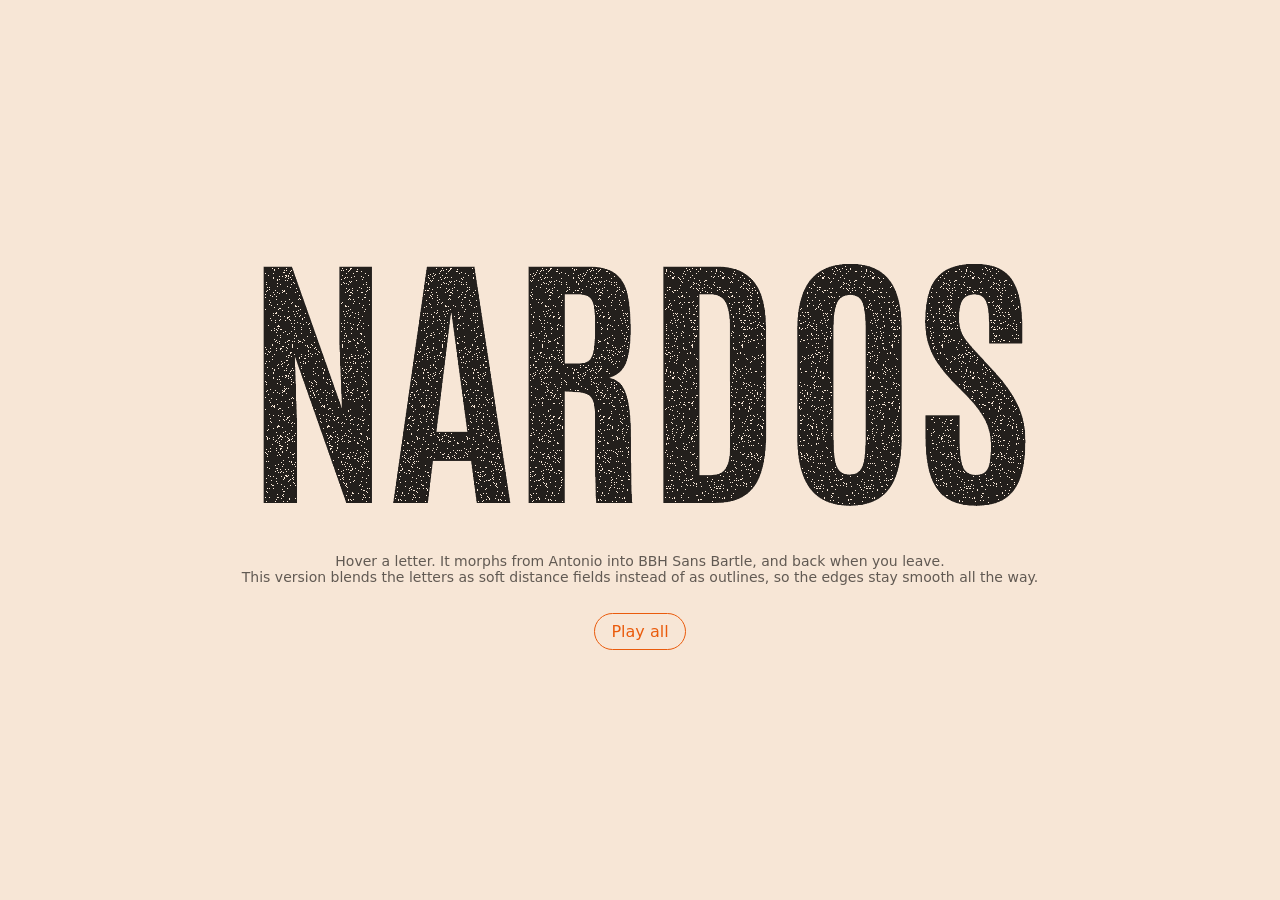
<file: morph2.html>
<!DOCTYPE html>
<html lang="en">
<head>
  <meta charset="utf-8">
  <meta name="viewport" content="width=device-width, initial-scale=1">
  <meta name="robots" content="noindex">
  <title>Smooth morph test</title>
  <style>
    html, body { margin: 0; height: 100%; background: #F7E6D6; font-family: Lato, system-ui, sans-serif; color: #231F1C; }
    main { min-height: 100%; display: grid; place-items: center; align-content: center; gap: 28px; padding: 24px; box-sizing: border-box; }
    .word { position: relative; width: min(92vw, 1100px); aspect-ratio: 4 / 1; }
    canvas { position: absolute; inset: 0; width: 100%; height: 100%; display: block; }
    .hit { position: absolute; top: 0; height: 100%; }
    p { margin: 0; font-size: 14px; opacity: .7; text-align: center; }
    button { font: inherit; padding: 8px 16px; border: 1px solid #EA5B0C; background: none; color: #EA5B0C; border-radius: 20px; cursor: pointer; }
  </style>
</head>
<body>
<main>
  <div class="word" id="word" role="img" aria-label="Nardos"><canvas id="c"></canvas><div id="hits"></div></div>
  <p>Hover a letter. It morphs from Antonio into BBH Sans Bartle, and back when you leave.<br>This version blends the letters as soft distance fields instead of as outlines, so the edges stay smooth all the way.</p>
  <button id="play" type="button">Play all</button>
</main>
<script>
/* Smooth morph. Each letter is turned into a "distance picture" (how far every point is from the letter's
   edge, inside or out). Blending two distance pictures and drawing where the result crosses zero gives a
   perfectly smooth in-between shape, however different the two letters are. Nothing here touches the live site. */
fetch("assets/glyphs.json").then((r) => r.json()).then((data) => {
  const WORD = "NARDOS", INK = [35 / 255, 31 / 255, 28 / 255], ORANGE = [234 / 255, 91 / 255, 12 / 255];
  const DUR = 600, BOXW = 1500, BOXH = 1000, TOP = -920, SCALE = 0.5, RT = 40;       /* texture: 0.5 pixel per drawing unit */
  const ease = (t) => (t < .5 ? 4 * t * t * t : 1 - Math.pow(-2 * t + 2, 3) / 2);
  const lerp = (a, b, t) => a + (b - a) * t;

  /* ---------- distance picture of one glyph (after Mapbox's tiny-sdf) ---------- */
  const W = BOXW * SCALE, H = BOXH * SCALE, INF = 1e20;
  const f = new Float64Array(Math.max(W, H)), z = new Float64Array(Math.max(W, H) + 1), v = new Uint16Array(Math.max(W, H));
  const d1 = (grid, off, stride, n) => {              /* squared distance transform of one row or column */
    let k = 0; v[0] = 0; z[0] = -INF; z[1] = INF;
    for (let i = 0; i < n; i++) f[i] = grid[off + i * stride];
    for (let q = 1; q < n; q++) {
      let s = ((f[q] + q * q) - (f[v[k]] + v[k] * v[k])) / (2 * q - 2 * v[k]);
      while (s <= z[k]) { k--; s = ((f[q] + q * q) - (f[v[k]] + v[k] * v[k])) / (2 * q - 2 * v[k]); }
      k++; v[k] = q; z[k] = s; z[k + 1] = INF;
    }
    k = 0;
    for (let q = 0; q < n; q++) { while (z[k + 1] < q) k++; const dq = q - v[k]; grid[off + q * stride] = dq * dq + f[v[k]]; }
  };
  const edt = (grid) => { for (let x = 0; x < W; x++) d1(grid, x, W, H); for (let y = 0; y < H; y++) d1(grid, y * W, 1, W); };

  const cv = document.createElement("canvas"); cv.width = W; cv.height = H;
  const cx2 = cv.getContext("2d", { willReadFrequently: true });
  const makeSDF = (g) => {
    cx2.setTransform(1, 0, 0, 1, 0, 0); cx2.clearRect(0, 0, W, H); cx2.setTransform(SCALE, 0, 0, SCALE, (BOXW / 2 - g.adv / 2) * SCALE, -TOP * SCALE);
    cx2.fillStyle = "#000"; cx2.fill(new Path2D(g.rings.join(" ")), "evenodd");
    const px = cx2.getImageData(0, 0, W, H).data, outer = new Float64Array(W * H), inner = new Float64Array(W * H);
    for (let i = 0; i < W * H; i++) {
      const a = px[i * 4 + 3] / 255;
      outer[i] = a === 1 ? 0 : a === 0 ? INF : Math.pow(Math.max(0, .5 - a), 2);
      inner[i] = a === 1 ? INF : a === 0 ? 0 : Math.pow(Math.max(0, a - .5), 2);
    }
    edt(outer); edt(inner);
    const out = new Uint8Array(W * H);
    for (let i = 0; i < W * H; i++) {                 /* positive = inside; stored as 0..255 across +-RT texels */
      const dIn = Math.sqrt(inner[i]) - Math.sqrt(outer[i]);
      out[i] = Math.max(0, Math.min(255, Math.round((.5 + dIn / (2 * RT)) * 255)));
    }
    return out;
  };

  /* ---------- WebGL ---------- */
  const canvas = document.getElementById("c");
  const gl = canvas.getContext("webgl", { premultipliedAlpha: true, alpha: true, antialias: false });
  if (!gl) { document.getElementById("word").textContent = "WebGL is not available in this browser."; return; }
  const sh = (type, src) => { const s = gl.createShader(type); gl.shaderSource(s, src); gl.compileShader(s); if (!gl.getShaderParameter(s, gl.COMPILE_STATUS)) throw new Error(gl.getShaderInfoLog(s)); return s; };
  const prog = gl.createProgram();
  gl.attachShader(prog, sh(gl.VERTEX_SHADER, `
    attribute vec2 a; uniform float cx; varying vec2 uv;
    void main() {
      uv = a;
      float x = cx - ${BOXW / 2}.0 + a.x * ${BOXW}.0;
      gl_Position = vec4(((x + 300.0) / 4000.0) * 2.0 - 1.0, 1.0 - a.y * 2.0, 0.0, 1.0);
    }`));
  gl.attachShader(prog, sh(gl.FRAGMENT_SHADER, `
    precision highp float;
    varying vec2 uv; uniform sampler2D ta, tb; uniform float e, kd, dpr; uniform vec3 colA, colB;
    float hash(vec2 p) { p = fract(p * vec2(123.34, 456.21)); p += dot(p, p + 45.32); return fract(p.x * p.y); }
    void main() {
      float da = (texture2D(ta, uv).r - 0.5) * ${4 * RT}.0;       /* distance in drawing units, positive inside */
      float db = (texture2D(tb, uv).r - 0.5) * ${4 * RT}.0;
      float d = mix(da, db, e) * kd;                               /* in screen pixels */
      float alpha = clamp(d + 0.5, 0.0, 1.0);
      /* grain: tiny specks are knocked out, but only well inside the letter, so the outline stays clean */
      float cell = max(1.0, floor(dpr * 0.9));
      float speck = step(0.935, hash(floor(gl_FragCoord.xy / cell)));
      alpha *= 1.0 - speck * step(1.6 * dpr, d);
      vec3 c = mix(colA, colB, e);
      gl_FragColor = vec4(c * alpha, alpha);
    }`));
  gl.linkProgram(prog); gl.useProgram(prog);
  const buf = gl.createBuffer(); gl.bindBuffer(gl.ARRAY_BUFFER, buf);
  gl.bufferData(gl.ARRAY_BUFFER, new Float32Array([0, 0, 1, 0, 0, 1, 1, 1]), gl.STATIC_DRAW);
  const loc = gl.getAttribLocation(prog, "a"); gl.enableVertexAttribArray(loc); gl.vertexAttribPointer(loc, 2, gl.FLOAT, false, 0, 0);
  gl.enable(gl.BLEND); gl.blendFunc(gl.ONE, gl.ONE_MINUS_SRC_ALPHA);
  gl.pixelStorei(gl.UNPACK_ALIGNMENT, 1);
  const U = (n) => gl.getUniformLocation(prog, n);
  const tex = (bytes) => {
    const t = gl.createTexture(); gl.bindTexture(gl.TEXTURE_2D, t);
    gl.texImage2D(gl.TEXTURE_2D, 0, gl.LUMINANCE, W, H, 0, gl.LUMINANCE, gl.UNSIGNED_BYTE, bytes);
    gl.texParameteri(gl.TEXTURE_2D, gl.TEXTURE_MIN_FILTER, gl.LINEAR); gl.texParameteri(gl.TEXTURE_2D, gl.TEXTURE_MAG_FILTER, gl.LINEAR);
    gl.texParameteri(gl.TEXTURE_2D, gl.TEXTURE_WRAP_S, gl.CLAMP_TO_EDGE); gl.texParameteri(gl.TEXTURE_2D, gl.TEXTURE_WRAP_T, gl.CLAMP_TO_EDGE);
    return t;
  };

  const hitsEl = document.getElementById("hits");
  const L = [...WORD].map((ch) => {
    const A = data.antonio[ch], B = data.bartle[ch];
    const hit = document.createElement("div"); hit.className = "hit"; hitsEl.appendChild(hit);
    const s = { ch, advA: A.adv, advB: B.adv, ta: tex(makeSDF(A)), tb: tex(makeSDF(B)), hit, p: 0, target: 0 };
    hit.addEventListener("pointerenter", () => (s.target = 1));
    hit.addEventListener("pointerleave", () => (s.target = 0));
    return s;
  });

  let dpr = 1, kd = 1;
  const resize = () => {
    dpr = Math.min(window.devicePixelRatio || 1, 3);
    const r = canvas.getBoundingClientRect();
    canvas.width = Math.round(r.width * dpr); canvas.height = Math.round(r.height * dpr);
    kd = canvas.width / 4000; gl.viewport(0, 0, canvas.width, canvas.height);
  };
  resize(); addEventListener("resize", resize);

  let last = performance.now();
  function frame(now) {
    const dt = now - last; last = now;
    const es = [], widths = [];
    L.forEach((s) => {
      const step = dt / DUR;
      s.p = s.target > s.p ? Math.min(s.target, s.p + step) : Math.max(s.target, s.p - step);
      es.push(ease(s.p)); widths.push(lerp(s.advA, s.advB, es[es.length - 1]));
    });
    let x = (3400 - widths.reduce((a, b) => a + b, 0)) / 2;
    gl.clearColor(0, 0, 0, 0); gl.clear(gl.COLOR_BUFFER_BIT);
    L.forEach((s, i) => {
      const cx = x + widths[i] / 2, e = es[i];
      s.hit.style.left = ((x + 300) / 40) + "%"; s.hit.style.width = (widths[i] / 40) + "%";
      gl.activeTexture(gl.TEXTURE0); gl.bindTexture(gl.TEXTURE_2D, s.ta); gl.uniform1i(U("ta"), 0);
      gl.activeTexture(gl.TEXTURE1); gl.bindTexture(gl.TEXTURE_2D, s.tb); gl.uniform1i(U("tb"), 1);
      gl.uniform1f(U("cx"), cx); gl.uniform1f(U("e"), e); gl.uniform1f(U("kd"), kd); gl.uniform1f(U("dpr"), dpr);
      gl.uniform3fv(U("colA"), INK); gl.uniform3fv(U("colB"), ORANGE);
      gl.drawArrays(gl.TRIANGLE_STRIP, 0, 4);
      x += widths[i];
    });
    requestAnimationFrame(frame);
  }
  requestAnimationFrame(frame);

  document.getElementById("play").addEventListener("click", () => {
    L.forEach((s, i) => { setTimeout(() => (s.target = 1), i * 650); setTimeout(() => (s.target = 0), i * 650 + 550); });
  });
});
</script>
</body>
</html>
</file>
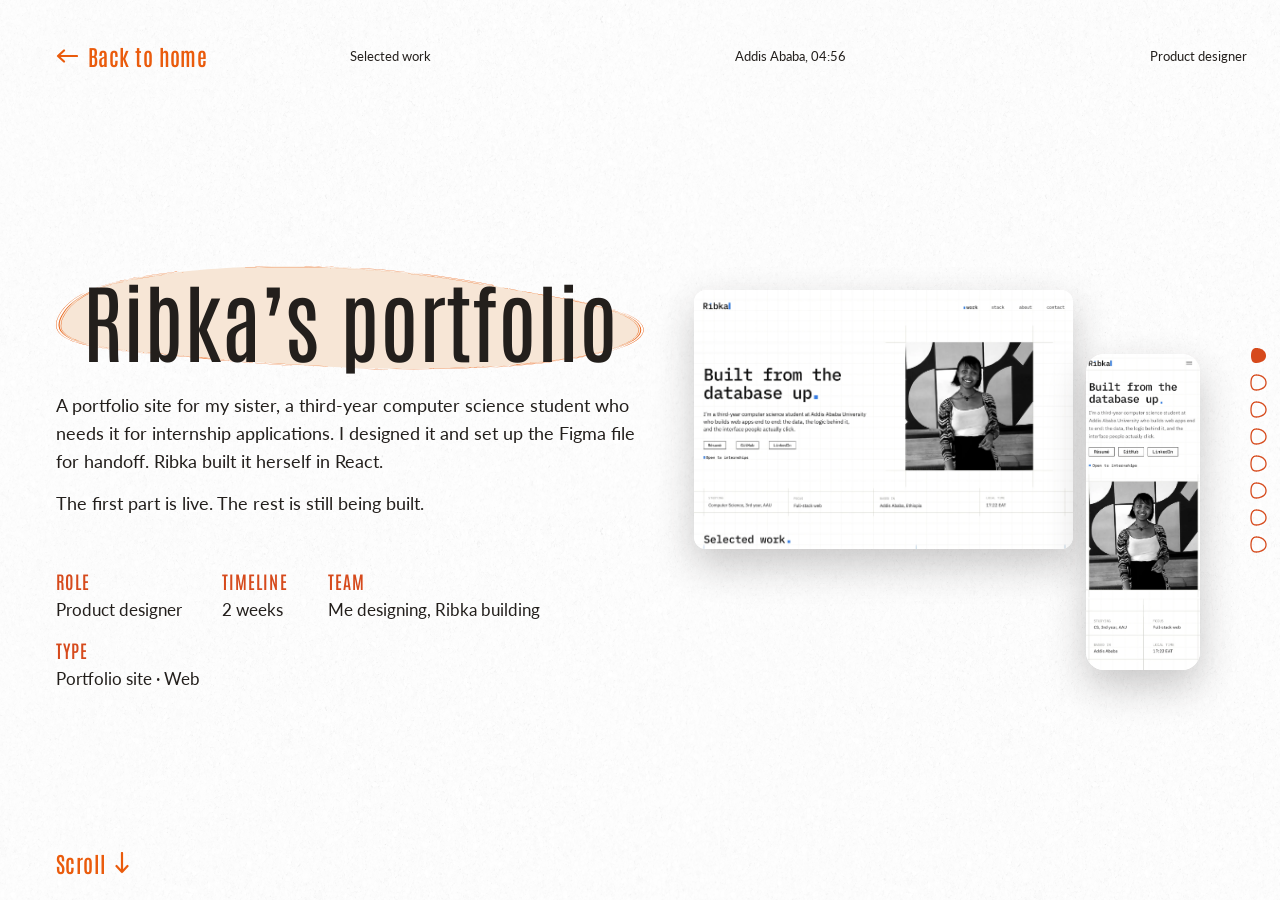
<file: ribkas-portfolio.html>
<!DOCTYPE html>
<html lang="en">
<head>
  <meta charset="utf-8">
  <meta name="robots" content="noindex, nofollow">
  <link rel="icon" href="favicon.svg" type="image/svg+xml">
  <link rel="icon" href="favicon.ico" sizes="any">
  <link rel="apple-touch-icon" href="apple-touch-icon.png">
  <meta name="viewport" content="width=device-width, initial-scale=1">
  <title>Ribka's portfolio · Nardos</title>
  <meta name="description" content="Ribka's portfolio: an editorial, technical-sheet portfolio site for a computer science student.">
  <link rel="canonical" href="https://madebynardi.com/ribkas-portfolio">
  <meta property="og:type" content="website">
  <meta property="og:site_name" content="Nardos">
  <meta property="og:title" content="Ribka's portfolio · Nardos">
  <meta property="og:description" content="Ribka's portfolio: an editorial, technical-sheet portfolio site for a computer science student.">
  <meta property="og:url" content="https://madebynardi.com/ribkas-portfolio">
  <meta name="twitter:card" content="summary">
  <link rel="preconnect" href="https://fonts.googleapis.com">
  <link rel="preconnect" href="https://fonts.gstatic.com" crossorigin>
  <link rel="stylesheet" href="https://fonts.googleapis.com/css2?family=Antonio:wght@400;600&family=Lato:wght@400;700&display=swap" media="print" onload="this.media='all'">
  <noscript><link rel="stylesheet" href="https://fonts.googleapis.com/css2?family=Antonio:wght@400;600&family=Lato:wght@400;700&display=swap"></noscript>
  <link rel="stylesheet" href="project.css?v=9">
  <link rel="stylesheet" href="chrome.css?v=18">
  <script src="fade.js?v=2"></script>
</head>
<body data-project="ribkas-portfolio">
<a class="back" href="./?work" data-home><svg class="arr" viewBox="0 0 22 14" width="22" height="14" fill="none" stroke="currentColor" stroke-width="2.2" stroke-linecap="round" stroke-linejoin="round" aria-hidden="true"><path d="M21 7H2M8 1.5 2 7l6 5.5"/></svg><span>Back to home</span></a>
<div class="chrome">
    <div class="edge edge--top"><span>Selected work</span><span id="local-time">Addis Ababa</span><span>Product designer</span></div>
  </div>
  <div class="edge edge--bottom" id="cue"><span class="cue-d">Scroll</span><span class="cue-m">Swipe</span><svg viewBox="0 0 14 22" width="14" height="22" fill="none" stroke="currentColor" stroke-width="2.2" stroke-linecap="round" stroke-linejoin="round" aria-hidden="true"><path d="M7 1v19M1.500 14 7 20l5.500-6"/></svg></div>
  <nav class="dots" id="dots" aria-label="Chapters"></nav>
  <main id="chapters"></main>

  <script src="project.js?v=10"></script>
</body>
</html>
</file>
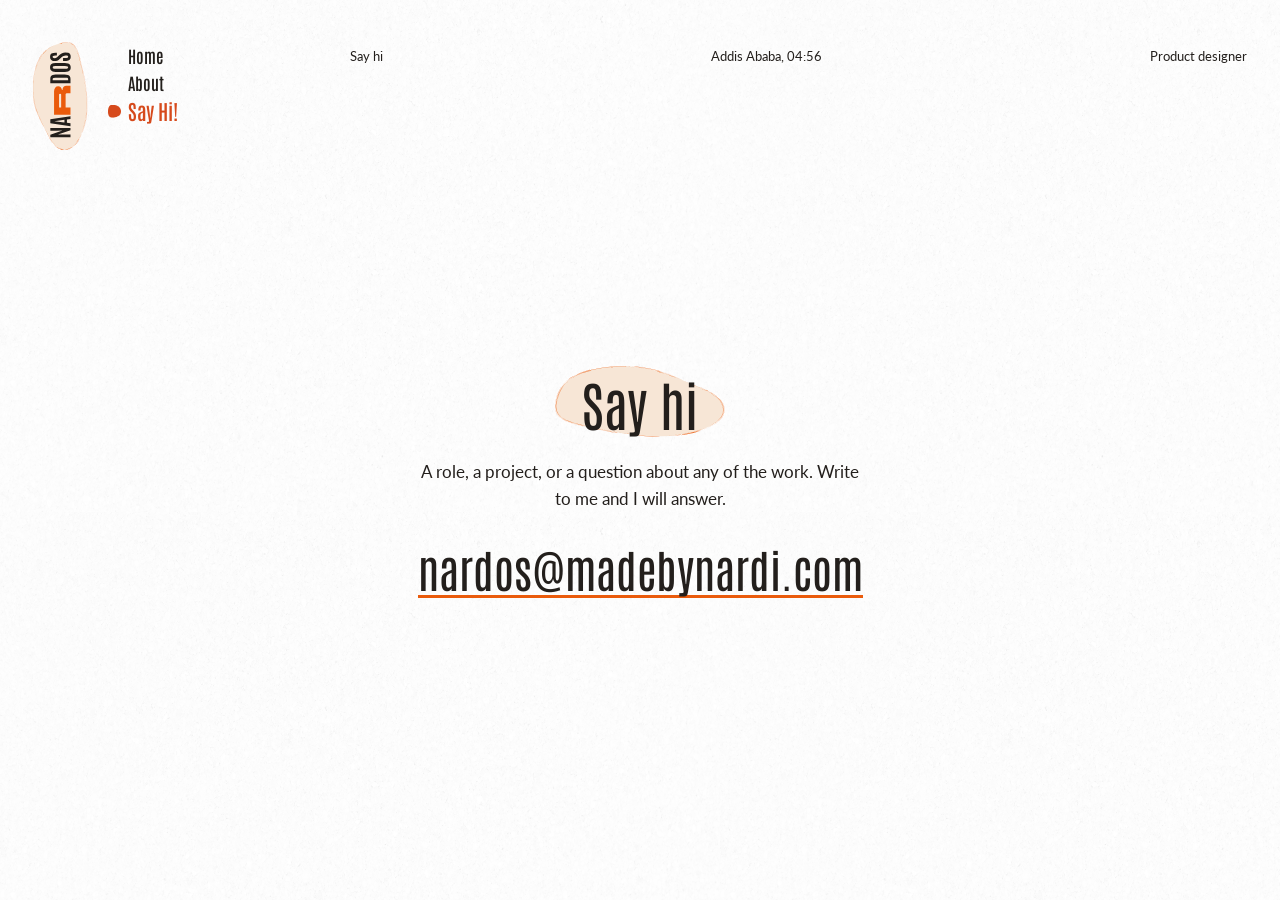
<file: say-hi.html>
<!DOCTYPE html>
<html lang="en">
<head>
  <meta charset="utf-8">
  <meta name="robots" content="noindex, nofollow">
  <link rel="icon" href="favicon.svg" type="image/svg+xml">
  <link rel="icon" href="favicon.ico" sizes="any">
  <link rel="apple-touch-icon" href="apple-touch-icon.png">
  <meta name="viewport" content="width=device-width, initial-scale=1">
  <title>Say hi · Nardos</title>
  <meta name="description" content="Get in touch with Nardos about roles and freelance work.">
  <link rel="canonical" href="https://madebynardi.com/say-hi">
  <meta property="og:type" content="website">
  <meta property="og:site_name" content="Nardos">
  <meta property="og:title" content="Say hi · Nardos">
  <meta property="og:description" content="Get in touch with Nardos about roles and freelance work.">
  <meta property="og:url" content="https://madebynardi.com/say-hi">
  <meta name="twitter:card" content="summary">
  <link rel="preconnect" href="https://fonts.googleapis.com">
  <link rel="preconnect" href="https://fonts.gstatic.com" crossorigin>
  <link rel="stylesheet" href="https://fonts.googleapis.com/css2?family=Antonio:wght@400;600&family=Lato:wght@400;700&display=swap" media="print" onload="this.media='all'">
  <noscript><link rel="stylesheet" href="https://fonts.googleapis.com/css2?family=Antonio:wght@400;600&family=Lato:wght@400;700&display=swap"></noscript>
  <link rel="stylesheet" href="chrome.css?v=18">
  <style>
    :root { --ink:#231F1C; --orange:#EA5B0C; --orange-deep:#D64A1C; --u: min(calc(100vw / 1440), calc(100dvh / 1080)); }
    * { box-sizing: border-box; }
    html, body { height: 100%; overflow: hidden; overscroll-behavior: none; }
    body { margin: 0; color: var(--ink); font-family: "Lato", system-ui, sans-serif; font-weight: 400;
           background: #fff url("assets/noise.png") repeat top left / 720px 512px; }


    /* One screen: the picture on one side, a few lines on the other. Nothing scrolls. */
    main { height: 100dvh; display: grid; place-items: center; padding: 120px 56px 56px; }
    .in { width: 100%; max-width: 760px; text-align: center; justify-items: center; display: grid; }

    .pill { position: relative; display: inline-grid; place-items: center; margin: 0 0 22px; padding: .6em 1.7em .5em; }
    .pill img { position: absolute; inset: 0; width: 100%; height: 100%; }
    .pill h1 { position: relative; margin: 0; font-family: "Antonio", sans-serif; font-weight: 400; line-height: 1;
               color: var(--ink); white-space: nowrap; font-size: clamp(40px, calc(var(--u) * 64), 92px); }

    p { margin: 0 0 14px; font-size: max(17px, calc(var(--u) * 18)); line-height: 1.55; max-width: 44ch; }
    p:last-of-type { margin-bottom: 0; }
    .say { margin-top: 26px; font-family: "Antonio", sans-serif; font-weight: 600; font-size: max(18px, calc(var(--u) * 20));
           color: var(--orange-deep); text-decoration: none; display: inline-flex; align-items: center; gap: 8px; }
    .say:hover, .say:focus-visible { color: var(--orange); }

    .mail { display: inline-block; margin: 34px 0 0; font-family: "Antonio", sans-serif; font-weight: 400; line-height: 1;
            font-size: clamp(28px, calc(var(--u) * 54), 76px); color: var(--ink); text-decoration: none;
            border-bottom: 3px solid var(--orange); padding-bottom: .08em; transition: color .2s; }
    .mail:hover, .mail:focus-visible { color: var(--orange-deep); }
    .elsewhere { display: flex; flex-wrap: wrap; justify-content: center; gap: 14px 34px; margin-top: 38px;
                 font-family: "Antonio", sans-serif; font-weight: 600; font-size: max(17px, calc(var(--u) * 19));
                 letter-spacing: .04em; text-transform: uppercase; }
    .elsewhere a { color: var(--orange-deep); text-decoration: none; }
    .elsewhere a:hover, .elsewhere a:focus-visible { color: var(--orange); }
               font-size: max(17px, calc(var(--u) * 18)); letter-spacing: .06em; text-transform: uppercase; color: var(--orange-deep); }

    .shot { display: block; width: 100%; height: auto; max-height: 68dvh; object-fit: contain; }
    .shot--ph { aspect-ratio: 4 / 5; background: #e6f3ef; display: grid; place-items: center;
                border-radius: 12px; font-size: 14px; opacity: .8; }

    @media (max-width: 700px) {
      :root { --u: min(calc(100vw / 412), calc(100dvh / 780)); }
      main { padding: 84px 24px; align-items: center; }   /* the block sits in the middle of the page */
      .in { gap: 0; }   /* the lines sit close together: the spacing below is all there is */
      .media { order: -1; }
      .shot { max-height: 24dvh; margin: 0 auto; width: auto; }
      .shot--ph { width: 46vw; max-height: 24dvh; }
      .pill { margin-bottom: 8px; }
      .pill h1 { font-size: clamp(32px, calc(var(--u) * 42), 56px); }
      p { font-size: 16px; max-width: none; margin-bottom: 0; }
      .mail { margin-top: 14px; font-size: clamp(22px, 7vw, 40px); overflow-wrap: anywhere; }
      .elsewhere { margin-top: 12px; font-size: 16px; gap: 12px 24px; }
      .say { margin-top: 18px; font-size: 17px; }
    }
  </style>
  <script src="fade.js?v=2"></script>
</head>
<body>
  <div class="chrome">
    <a class="layer logo" href="./" style="--x:21; --y:24; --w:103; --h:182;" aria-label="Nardos, home">
      <span class="logo__blob" aria-hidden="true"><img src="assets/first-blob-flex.svg" alt=""><img class="logo__blob-m" src="assets/phone-blob-flex.svg" alt=""></span>
      <span class="logo__text" aria-hidden="true"><img class="logo__r" src="assets/logo-word.svg" alt=""></span>
    </a>
    <nav class="layer nav" style="--x:130; --y:52; --w:120;" aria-label="Main">
      <ul>
        <li><a href="./?work" class="nav__link" data-home>Home</a></li>
        <li><a href="about" class="nav__link">About</a></li>
        <li><a href="say-hi" class="nav__link nav__link--active" aria-current="page">Say Hi!</a></li>
      </ul>
    </nav>
    <div class="edge edge--top"><span>Say hi</span><span id="local-time">Addis Ababa</span><span>Product designer</span></div>
    <button class="burger" id="burger" type="button" aria-label="Menu" aria-expanded="false" aria-controls="menu">
      <svg viewBox="0 0 32 18" width="32" height="18" fill="none" stroke="currentColor" stroke-width="2.4" stroke-linecap="round" aria-hidden="true">
        <path id="burger-a" d="M2 4.5c4-2.2 7 2.2 11 0s7 2.2 11 0 4-1.2 6-.4"/>
        <path id="burger-b" d="M3 14c4-2 6.5 2 10.500 0s7 2 11 0 3.500-1.200 5.500-.3"/>
      </svg>
    </button>
    <nav class="menu" id="menu" aria-label="Menu" aria-hidden="true">
      <div class="menu__blob" aria-hidden="true"></div>
      <ul>
        <li><a href="./?work" class="menu__link" data-home>Home</a></li>
        <li><a href="about" class="menu__link">About</a></li>
        <li><a href="say-hi" class="menu__link menu__link--active" aria-current="page">Say Hi!</a></li>
      </ul>
    </nav>
  </div>


  <main>
    <div class="in">
      <div class="pill"><img src="assets/chapter-blob.svg" alt=""><h1>Say hi</h1></div>
      <p>A role, a project, or a question about any of the work. Write to me and I will answer.</p>
      <a class="mail" href="mailto:nardos@madebynardi.com">nardos@madebynardi.com</a>
      <!-- Other places to find me (LinkedIn, Behance) can go back here later, inside this same nav. -->
    </div>
  </main>

  <script src="chrome.js?v=1"></script>
  <script>
    const timeEl = document.getElementById("local-time");
    const tick = () => { timeEl.textContent = "Addis Ababa, " + new Intl.DateTimeFormat("en-GB", { hour: "2-digit", minute: "2-digit", hour12: false, timeZone: "Africa/Addis_Ababa" }).format(new Date()); };
    tick(); setInterval(tick, 30000);
  </script>
</body>
</html>
</file>
<file: styles.css>
/* ------------------------------------------------------------
   Design tokens (from the Figma file and our palette decisions)
   ------------------------------------------------------------ */
:root {
  --ink: #231F1C;          /* warm charcoal, instead of pure black */
  --orange: #EA5B0C;       /* "Primary orange" in Figma: labels, scribble */
  --orange-deep: #D64A1C;  /* nav "Work" and the counter in the design */
  --paper: #FFFFFF;        /* the Figma frame is white, with grain on top */
  --cream: #F7F3EC;
  --teal: #2FA593;         /* placeholder until the real blob SVG is dropped in */
  --dark: #2A211C;         /* placeholder, same reason */

  --font-display: "Antonio", "Anton", sans-serif;
  --font-body: "Lato", system-ui, sans-serif;

  /* 1 design pixel. The hero is drawn on a 1440 x 1080 canvas and scaled to fit whichever is tighter, the width or the height, so it never needs scrolling. */
  --u: min(calc(100vw / 1440), calc(100dvh / 1080));
  --cw: 1440; --ch: 1080;   /* canvas size in design pixels */
}

/* Wide windows (16:9 and wider): the 4:3 canvas would leave wide empty margins, so it is drawn a little larger.
   The top and bottom few design pixels of the canvas hold nothing important, so they may run past the window. */
@media (min-aspect-ratio: 8/5) and (min-width: 701px) {
  :root { --u: min(calc(100vw / 1440), calc(100dvh / 980)); }
  .fact--for { --x: -125 !important; }                    /* a wide window has room past the canvas edges */
  .fact--for { left: max(calc(var(--u) * var(--x)), calc(24px - (100vw - var(--u) * 1440) / 2)) !important; }   /* never closer than 24px to the window edge */
  .fact--role { --x: 1410 !important; left: min(calc(var(--u) * var(--x)), calc(50vw + var(--u) * 720 - 24px - var(--u) * 165)) !important; }   /* and never closer than 24px to the right edge */
  .fact--type { --y: 925 !important; --x: 440 !important; --w: 560 !important; }   /* clear of the bottom edge, and wide enough for two lines */
}

*, *::before, *::after { box-sizing: border-box; }

html, body { margin: 0; }

/* This screen never scrolls the page. Later, scrolling will move between cards instead. */
html, body { height: 100%; overflow: hidden; }

body {
  /* The grain is the page's own background: it tiles forever, so it never runs out on big screens. */
  /* The PNG is about 10% opaque. Stacking it twice gives about 19%; delete one of the two url() lines for ~10%, add a third for ~27%. */
  background:
    url("assets/noise.png") repeat top left / 720px 512px,
    url("assets/noise.png") repeat top left / 720px 512px,
    var(--paper);
  color: var(--ink);
  font-family: var(--font-body);
  font-weight: 300;
}

img { display: block; max-width: none; }
ul { margin: 0; padding: 0; list-style: none; }
p, dl, dd { margin: 0; }

/* ------------------------------------------------------------
   The stage and the positioning helper
   ------------------------------------------------------------ */
.stage {
  position: relative;
  width: 100vw;
  height: 100dvh;                  /* exactly the window: logo and nav hug the top-left corner, the counter the bottom-right */
  overflow: hidden;
  isolation: isolate;              /* transparent, so the body's grain shows through */
}

/* The middle of the page keeps its design proportions and sits in the centre of the window. */
.canvas {
  position: absolute;
  left: 50%;
  top: 50%;
  width: calc(var(--u) * var(--cw));
  height: calc(var(--u) * var(--ch));
  transform: translate(-50%, -50%);
}

/* Anything with class "layer" is placed using --x, --y, --w, --h in design pixels. */
.layer {
  position: absolute;
  left: calc(var(--u) * var(--x));
  top: calc(var(--u) * var(--y));
  width: calc(var(--u) * var(--w));
  height: calc(var(--u) * var(--h, 0));
}
.layer:not([style*="--h"]) { height: auto; }

/* ------------------------------------------------------------
   The project cards
   Every card sits in one of four slots: centre (current), upper right (next),
   lower left (previous) or hidden. script.js gives each card its slot and its
   position (--x --y --w --h). The transition below is what makes it glide.
   ------------------------------------------------------------ */
.cards { position: absolute; inset: 0; }

.card {
  /* Every card is the size and place of the centre card. A transform then
     moves and scales it into its slot, which the browser animates smoothly. */
  --x: 333; --y: 256; --w: 775; --h: 652;
  display: block;
  color: inherit;
  text-decoration: none;
  z-index: var(--z, 1);
  transform-origin: 0 0;
  will-change: transform;
  transition:
    transform 0.7s cubic-bezier(0.2, 0.85, 0.25, 1),   /* quick start, long soft landing */
    opacity 0.45s ease;
}
.cards:not(.is-ready) .card,
.cards:not(.is-ready) .card * { transition: none !important; }     /* no animation on the first paint */
.card[data-slot="0"] { --z: 3; }
.card[data-slot="1"], .card[data-slot="3"] { --z: 2; cursor: pointer; }
.card[data-slot="2"] { --z: 1; opacity: 0; pointer-events: none; }

/* The white card with the scribbled outline, shown when the card is current. */
.card__front {
  position: absolute;
  inset: 0;
  /* A card waiting at the side is the same card, out of focus and without its orange outline. A soft shadow
     lifts it off the page instead, since the white blob and the page are almost the same colour. */
  filter: blur(var(--soft, calc(var(--u) * 5))) drop-shadow(0 calc(var(--u) * 10) calc(var(--u) * 26) rgba(35, 31, 28, 0.22));
  transition: filter 0.5s ease;
}
.card[data-slot="0"] .card__front { filter: blur(0px) drop-shadow(0 0 0 rgba(35, 31, 28, 0)); }

.card__blob { position: absolute; inset: 0; }
.card__blob img { position: absolute; inset: 0; width: 100%; height: 100%; }
.card__blob-line { transition: opacity 0.4s ease; }
.card:not([data-slot="0"]) .card__blob-line { opacity: 0; }       /* the orange outline belongs to the card in focus only */

.card__shot { object-fit: cover; box-shadow: 0 calc(var(--u) * 4) calc(var(--u) * 40) rgba(6, 95, 70, 0.2); }
.card__shot--cover { object-fit: contain; box-shadow: none; border-radius: 0; transition: transform .5s cubic-bezier(.2,.8,.2,1); }
.card[data-slot="0"]:hover .card__shot--cover { transform: scale(1.04); }

/* The three screens on a card. They sit stacked while the card waits at the
   side, and fan out when it comes to the centre. Hover opens them a little more. */
.card__screen {
  object-fit: contain; transform-origin: 50% 62%;
  transition: transform .6s cubic-bezier(.2,.8,.2,1);
  transition-delay: calc(var(--i) * 70ms);
}
.card__screen:nth-of-type(1) { z-index: 1; transform: translateX(16%) scale(.9); }
.card__screen:nth-of-type(2) { z-index: 3; transform: scale(.94); }
.card__screen:nth-of-type(3) { z-index: 2; transform: translateX(-16%) scale(.9); }
.card[data-slot="0"] .card__screen:nth-of-type(1) { transform: translateX(1%) rotate(-3deg); }
.card[data-slot="0"] .card__screen:nth-of-type(2) { transform: translateY(-3%) scale(1.06); }
.card[data-slot="0"] .card__screen:nth-of-type(3) { transform: translateX(-1%) rotate(3deg); }
.card[data-slot="0"]:hover .card__screen:nth-of-type(1) { transform: translate(-4%, 1%) rotate(-4deg); }
.card[data-slot="0"]:hover .card__screen:nth-of-type(2) { transform: translateY(-4%) scale(1.06); }
.card[data-slot="0"]:hover .card__screen:nth-of-type(3) { transform: translate(4%, 1%) rotate(4deg); }
@media (prefers-reduced-motion: reduce) {
  .card__screen, .card__shot--cover { transition: none; }
}
.card__shot--back { border-radius: calc(var(--u) * 12); }

/* Ribka's card: a laptop and a phone screenshot, rounded, with a shadow, drifting apart when the pointer is on the card. */
.card__pair { height: auto; box-shadow: 0 calc(var(--u) * 10) calc(var(--u) * 26) rgba(35, 31, 28, 0.26); transition: transform .6s cubic-bezier(.2,.8,.2,1); }
.card__pair--back { border-radius: calc(var(--u) * 7); }
.card__pair--front { border-radius: calc(var(--u) * 11); }
.card[data-slot="0"]:hover .card__pair--back { transform: translate(-1.5%, -2%) rotate(-1deg); }
.card[data-slot="0"]:hover .card__pair--front { transform: translate(5%, -3%) rotate(2.5deg); }
@media (prefers-reduced-motion: reduce) { .card__pair { transition: none; } }
.card__shot--front { border-radius: calc(var(--u) * 27); }

/* Stand-in screenshots until the real ones arrive. */
.card__ph {
  background: linear-gradient(160deg, #ffffff 0%, var(--ph, #eef3f1) 100%);
  box-shadow: 0 calc(var(--u) * 4) calc(var(--u) * 40) rgba(6, 95, 70, 0.2);
  display: grid;
  place-items: center;
  font-family: var(--font-display);
  font-weight: 600;
  font-size: calc(var(--u) * 26);
  color: var(--ink);
  text-align: center;
}
.card__ph--back { border-radius: calc(var(--u) * 12); }
.card__ph--front { border-radius: calc(var(--u) * 27); }

.card:focus-visible { outline: none; }
.card:focus-visible .card__blob { filter: drop-shadow(0 0 calc(var(--u) * 6) var(--orange)); }

/* The facts fade out and back in when the card changes. */
.fact dd, #fact-type, .counter__num { transition: opacity 0.25s ease; }
.is-swapping .fact dd, .is-swapping #fact-type, .is-swapping .counter__num { opacity: 0; }   /* only the changing text fades; labels like "Project type:" stay */

/* ------------------------------------------------------------
   Logo and navigation
   ------------------------------------------------------------ */
.logo {
  z-index: 5;
  display: flex;
  align-items: center;
  justify-content: center;
  color: var(--ink);
  text-decoration: none;
}
.logo__blob {
  position: absolute;
  inset: 0;
  background: #F7E6D6;                                   /* apricot cream, until the real shape is dropped in */
  border-radius: 48% 52% 50% 50% / 30% 32% 68% 70%;
}
.logo__blob:has(img) { background: none; border-radius: 0; display: grid; place-items: center; }
/* The logo blob is the big entry blob, turned a quarter and squeezed, so the two always match. */
.logo__blob img { width: calc(var(--u) * 130); height: calc(var(--u) * 66); position: absolute; left: 50%; top: 50%; transform: translate(-50%, -50%) rotate(-90deg); object-fit: fill; }
.logo__text {
  position: relative;
  font-family: var(--font-display);
  font-weight: 400;
  font-size: calc(var(--u) * 40);
  line-height: 1;
  display: grid;
  place-items: center;
}
/* The name, with its R in BBH Sans Bartle, turned the same quarter as the blob. */
.logo__r { display: block; width: calc(var(--u) * 104); height: calc(var(--u) * 25); transform: rotate(-90deg); }

.nav { z-index: 5; }
.nav ul { display: flex; flex-direction: column; gap: calc(var(--u) * 2); }

/* Every link is the same height, so the rows are evenly spaced whichever one is active.
   Every word starts at the same left edge; the orange dot has a column of its own, to the left of the words. */
.nav__link {
  position: relative;
  display: flex;
  align-items: center;
  height: calc(var(--u) * 31);
  padding-left: calc(var(--u) * 24);
  font-family: var(--font-display);
  font-weight: 600;
  font-size: calc(var(--u) * 20);
  line-height: 1;
  color: var(--ink);
  text-decoration: none;
  white-space: nowrap;
  transition: color 0.2s ease;
}
.nav__link:hover,
.nav__link:focus-visible { color: var(--orange-deep); }

.nav__link--active {
  font-size: calc(var(--u) * 25);
  color: var(--orange-deep);
}
.nav__link--active::before {
  content: "";
  position: absolute;
  left: 0;
  top: 50%;
  width: calc(var(--u) * 15);
  height: calc(var(--u) * 15);
  transform: translateY(-50%);
  background: url(assets/nav-dot.svg) center / 100% 100% no-repeat;
}

/* ------------------------------------------------------------
   Project facts and counter
   ------------------------------------------------------------ */
.fact { z-index: 5; font-size: calc(var(--u) * 18); line-height: 1.3; }

.fact dt,
.fact__label {
  font-family: var(--font-display);
  font-weight: 600;
  font-size: calc(var(--u) * 21);
  color: var(--orange);
  margin-bottom: calc(var(--u) * 6);
}
.fact dd { white-space: nowrap; }                          /* the short facts sit on one line in the design */
.fact--center { text-align: center; }
     /* the two side facts flank the cards, the right one lined up with the right margin */
.fact--center .fact__label { margin-bottom: calc(var(--u) * 9); }

/* The big number is the anchor of the page, like a page number in a book. */
.counter {
  position: absolute;
  right: calc(var(--u) * 40);
  bottom: calc(var(--u) * 10);
  z-index: 5;
  display: flex;
  align-items: baseline;
  gap: calc(var(--u) * 8);
  line-height: 0.8;
  color: var(--orange-deep);
}
.counter__num {
  font-family: var(--font-display);
  font-weight: 600;
  font-size: calc(var(--u) * 190);
}
.counter__total {
  font-family: var(--font-body);
  font-weight: 700;
  font-size: calc(var(--u) * 22);
}

/* Small labels along the top and bottom edges. */
.edge {
  position: absolute;
  z-index: 25;                     /* above the entry screen, so these stay crisp on both screens */
  pointer-events: none;
  display: flex;
  justify-content: space-between;
  font-family: var(--font-body);
  font-weight: 400;
  font-size: calc(var(--u) * 16);
  color: var(--ink);
  white-space: nowrap;
}
.edge--top { top: calc(var(--u) * 58); left: calc(var(--u) * 420); right: calc(var(--u) * 40); }
.edge--bottom { bottom: calc(var(--u) * 36); left: calc(var(--u) * 40); }

.edge .scroll-cue { font-family: var(--font-display); font-weight: 600; font-size: calc(var(--u) * 22); color: var(--orange); letter-spacing: .02em; }

/* Phone-only pieces are off on bigger screens. */
.burger, .menu, .logo__blob-m, .cue-m { display: none; }

/* ------------------------------------------------------------
   Respect people who ask their device for less motion
   ------------------------------------------------------------ */
/* ------------------------------------------------------------
   Entry screen
   ------------------------------------------------------------ */
.intro { --intro-scale: 1.12; position: absolute; inset: 0; z-index: 20; visibility: hidden; cursor: pointer; }
.intro .canvas { transform: translate(-50%, -50%) scale(var(--intro-scale)); }   /* a little bigger than the design, so the middle feels fuller */

/* The work page behind the glass drifts slowly while the entry screen is open. */
.stage.is-intro .cards { animation: drift 9s ease-in-out infinite alternate; }
@keyframes drift {
  from { transform: translate(calc(var(--u) * -70), calc(var(--u) * 45)) rotate(-4deg); }
  to   { transform: translate(calc(var(--u) * 70), calc(var(--u) * -50)) rotate(4deg); }
}
.stage.is-intro .intro { visibility: visible; }
.stage.is-intro .logo { opacity: 0; pointer-events: none; }
.stage.is-intro.is-leaving .logo { opacity: 1; transition: opacity .3s .65s; }

/* The work page, blurred behind a milky pane. */
.intro__glass {
  position: absolute; inset: 0;
  background: rgba(255, 255, 255, .05);
  -webkit-backdrop-filter: blur(8px);
  backdrop-filter: blur(8px);
  transition: opacity .8s ease;
}

.intro__blob, .intro__name { transition: transform .95s cubic-bezier(.65, 0, .25, 1), opacity .3s ease; transform-origin: 50% 50%; }
.intro__blob img { display: block; width: 100%; height: 100%; transform-origin: 50% 50%; animation: pulse 4.5s ease-in-out infinite; }
.intro__blob.is-fallback::before {                       /* stand-in until assets/first-blob.svg is uploaded */
  content: ""; position: absolute; inset: 0;
  background: #fbf3e6; border: calc(var(--u) * 3) solid var(--orange); border-radius: 50%;
  animation: pulse 4.5s ease-in-out infinite;
}
@keyframes pulse { 0%, 100% { transform: scale(1); } 50% { transform: scale(1.035); } }
.stage.is-leaving .intro__blob img, .stage.is-leaving .intro__blob.is-fallback::before { animation-play-state: paused; }

.intro__hello, .intro__bio { margin: 0; color: var(--ink); text-align: center; transition: opacity .35s ease .5s; }
.intro__hello { font: 400 calc(var(--u) * 38)/1 "Kaushan Script", "Caveat", cursive; color: var(--orange); transform: rotate(-4deg); transform-origin: 0 50%; text-align: left; }
.intro__bio { font: 400 calc(var(--u) * 16)/1.4 var(--font-body); }

.intro__name {
  margin: 0; display: flex; align-items: center; justify-content: center;
  font-family: var(--font-display); font-weight: 700; font-size: calc(var(--u) * 207); line-height: 1;
  color: var(--ink);
  filter: url(#grain);
}
.intro__cue { display: none; }
/* The small labels along the top go soft with the rest of the page while the entry screen is open. */
.edge--top { transition: filter .5s ease .45s; }
.stage.is-intro:not(.is-leaving) .edge--top { filter: blur(calc(var(--u) * 6)); transition-delay: 0s; }
/* Leaving: texts and glass fade, the blob and name are moved by script.js. */
.stage.is-leaving .intro__glass,
.stage.is-leaving .intro__hello,
.stage.is-leaving .intro__bio { opacity: 0; transition-delay: 0s; }
.stage.is-leaving .intro__hello, .stage.is-leaving .intro__bio { transition-duration: .3s; }
.stage.is-leaving .intro__blob, .stage.is-leaving .intro__name { opacity: 0; transition: transform .95s cubic-bezier(.65, 0, .25, 1), opacity .3s ease .65s; }
.stage.is-pre .intro * { transition: none !important; }
.stage.is-pre .intro__glass, .stage.is-pre .intro__hello, .stage.is-pre .intro__bio { opacity: 0; }

@media (prefers-reduced-motion: reduce) {
  * { transition: none !important; animation: none !important; }
}

/* ------------------------------------------------------------
   Phones: the Figma "Android Compact" frame, 412 x 917.
   The width sets the size of everything (--u = 1 design pixel = 1/412 of the window width).
   Then each thing is pinned where it belongs: logo and top texts to the top, the project type,
   swipe cue and number to the bottom, the cards centred in between. So browsers with different
   toolbar heights never leave the logo floating in from the edge.
   ------------------------------------------------------------ */
@media (max-width: 700px) {
  :root {
    --u: min(calc(100vw / 412), calc(100dvh / 780));
    --ox: calc((100vw - var(--u) * 412) / 2);
  }
  html, body { overscroll-behavior: none; touch-action: pinch-zoom; }   /* swipes belong to the cards, not the browser; pinch to zoom still works */

  .nav, .edge--top { display: none !important; }

  /* the canvas is the whole window; the cards get their own centred 412 x 917 area */
  .canvas { left: 0; top: 0; width: 100vw; height: 100dvh; transform: none; }
  .cards {
    inset: auto; left: var(--ox); width: calc(var(--u) * 412); height: calc(var(--u) * 917);
    top: calc(50dvh - var(--u) * 458.5 + var(--u) * 6);
  }
  .stage > .layer, .canvas > .layer { left: calc(var(--ox) + var(--u) * var(--x)); }
  .stage > .layer, .canvas > .layer { top: calc(var(--u) * var(--y)); }

  /* cards */
  .card__front { --soft: calc(var(--u) * 4); }
  .card__shot--back, .card__ph--back { border-radius: calc(var(--u) * 6); }
  .card__shot--front, .card__ph--front { border-radius: calc(var(--u) * 13); }
  .card__ph { font-size: calc(var(--u) * 13); }

  /* facts: label in Antonio, text in Lato Light */
  .fact { font-size: calc(var(--u) * 11.5); }
  .fact--role { margin-left: calc(var(--u) * -30); }   /* keeps the left-aligned role text inside the screen */
  .fact dt, .fact__label { font-size: calc(var(--u) * 13.5); margin-bottom: calc(var(--u) * 4); }
  .fact--center .fact__label { margin-bottom: calc(var(--u) * 8); }
  .fact--for  { --x: 24 !important;  --y: 120 !important; --w: 260 !important; }
  .fact--role { --x: 308 !important; --y: 120 !important; --w: 100 !important; }   /* both facts sit in one band: Role ends where Designed for's band ends */
  .fact--type { --x: 30 !important;  --w: 352 !important; top: auto !important; bottom: calc(var(--u) * 116); }

  /* logo: wide apricot pill, name across it, hugging the left margin */
  .logo { --x: 24 !important; --y: 16 !important; --w: 140 !important; --h: 54 !important; }
  .logo { justify-content: center; }
  .logo__blob { justify-content: start; right: auto; left: calc(var(--u) * -16); width: calc(var(--u) * 128); }   /* the word, not the blob, lines up with the texts below */
  .logo__blob img:not(.logo__blob-m) { display: none; }
  .logo__blob img.logo__blob-m { display: block; width: calc(var(--u) * 128); height: calc(var(--u) * 54); position: static; transform: none; object-fit: fill; }
  .logo__text { font-size: calc(var(--u) * 28); transform: translateX(calc(var(--u) * -5.5)); }   /* the name sits in the middle of the blob */
  .logo__r { width: calc(var(--u) * 88); height: calc(var(--u) * 21); transform: translateX(calc(var(--u) * -16)); }

  /* menu button and menu */
  .burger {
    display: block; position: absolute; z-index: 40;
    right: calc(var(--ox) + var(--u) * 18); top: calc(var(--u) * 18);
    padding: calc(var(--u) * 10) calc(var(--u) * 6);
    background: none; border: 0; color: var(--orange); cursor: pointer; -webkit-tap-highlight-color: transparent; outline: none;
  }
  .burger svg { display: block; width: calc(var(--u) * 34); height: calc(var(--u) * 19); }
  .menu {
    display: block;
    position: absolute; inset: 0; z-index: 30;
    /* No blur: the menu is a plain sheet of the site's own grainy paper, so nothing behind it shows through. */
    background:
      url("assets/noise.png") repeat top left / 720px 512px,
      url("assets/noise.png") repeat top left / 720px 512px,
      var(--paper);
    opacity: 0; pointer-events: none; transition: opacity .3s ease;
  }
  .menu.is-open { opacity: 1; pointer-events: auto; }
  /* The blob grows out of the menu button (top right) and settles in the middle. */
  .menu__blob {
    position: absolute;
    left: calc(50% - var(--u) * 170); top: calc(38% - var(--u) * 171);   /* centred across, and a little above the middle, whatever the screen size */
    width: calc(var(--u) * 340); height: calc(var(--u) * 342);
    transform-origin: 90% 0%; transform: scale(.15) rotate(8deg); opacity: 0;
    transition: transform .3s ease, opacity .25s ease;
  }
  .menu__blob::before {                 /* the scribbled orange outline on its own; it breathes like the entry blob */
    content: ""; position: absolute; inset: 0;
    background: url(assets/menu-blob-line.svg) center / 100% 100% no-repeat;
    animation: pulse 4.5s ease-in-out infinite; animation-play-state: paused;
  }
  .menu.is-open .menu__blob::before { animation-play-state: running; }
  .menu.is-open .menu__blob { transform: none; opacity: 1; transition: transform .6s cubic-bezier(.34, 1.4, .5, 1), opacity .25s ease; }
  /* Laid out exactly like the desktop navigation: every row the same height, every word on the same left edge,
     the orange dot in a column of its own to the left of the words. */
  .menu ul {
    position: absolute; left: calc(50% - var(--u) * 69); top: calc(38% - var(--u) * 66);
    display: flex; flex-direction: column; gap: calc(var(--u) * 3); margin: 0; padding: 0; list-style: none;
  }
  .menu__link {
    position: relative; display: flex; align-items: center; height: calc(var(--u) * 42); padding-left: calc(var(--u) * 32);
    font-family: var(--font-display); font-weight: 600; font-size: calc(var(--u) * 29); line-height: normal;
    color: var(--ink); text-decoration: none; -webkit-tap-highlight-color: transparent;
    opacity: 0; transform: translateY(calc(var(--u) * 8)); transition: opacity .2s ease, transform .2s ease;
  }
  .menu.is-open .menu__link { opacity: 1; transform: none; transition: opacity .35s ease, transform .45s cubic-bezier(.2, .8, .3, 1); }
  .menu.is-open li:nth-child(1) .menu__link { transition-delay: .18s; }
  .menu.is-open li:nth-child(2) .menu__link { transition-delay: .24s; }
  .menu.is-open li:nth-child(3) .menu__link { transition-delay: .30s; }
  .menu.is-open li:nth-child(4) .menu__link { transition-delay: .36s; }
  .menu.is-open li:nth-child(5) .menu__link { transition-delay: .42s; }
  .menu__link--active { font-size: calc(var(--u) * 36); color: var(--orange-deep); }
  /* The pages you are not on sit a little lighter; touching one brings it to full ink. */
  .menu__link:not(.menu__link--active) { color: rgba(35, 31, 28, .72); transition: color .25s ease, opacity .35s ease, transform .45s cubic-bezier(.2, .8, .3, 1); }
  .menu__link:not(.menu__link--active):active { color: var(--ink); }
  .menu__link--active::before {
    content: ""; position: absolute; left: 0; top: 50%; transform: translateY(-50%); width: calc(var(--u) * 20); height: calc(var(--u) * 20);
    background: url(assets/nav-dot.svg) center / 100% 100% no-repeat;
  }

  /* bottom, like desktop: "Swipe" bottom left, big number bottom right */
  .edge--bottom { left: calc(var(--ox) + var(--u) * 24); right: auto; top: auto; bottom: calc(var(--u) * 24); }
  .cue-d { display: none; }
  .cue-m { display: inline; }
  .cue-m i { display: none; }
  .edge .scroll-cue { font-size: calc(var(--u) * 15); }
  .counter {
    left: auto; top: auto; width: auto; line-height: .8; gap: calc(var(--u) * 5); color: var(--orange-deep);
    right: calc(var(--ox) + var(--u) * 24); bottom: calc(var(--u) * 12);
  }
  .counter__num { font-size: calc(var(--u) * 62); }
  .counter__total { font-size: calc(var(--u) * 14); }

  /* ---- entry screen: the same as desktop (blur, drift, fonts, hover, grain), at the phone's own size ---- */
  .intro { --intro-scale: 1; }
  .intro .canvas { transform: none; }
  .intro .canvas > .layer { top: calc(50dvh - var(--u) * 458.5 + var(--u) * 6 + var(--u) * var(--y)); }
  .intro__blob img { width: 100%; height: 100%; object-fit: fill; }   /* stand-in shape until the phone blob is exported */
  .intro__hello { font-size: calc(var(--u) * 15); }
  .intro__name { font-size: calc(var(--u) * 80); }
  .intro__bio { font-size: calc(var(--u) * 10); }
  .stage.is-intro .burger { opacity: 0; }
  .stage.is-intro.is-leaving .burger { opacity: 1; transition: opacity .3s .65s; }
  /* the cue is the same one as desktop: crisp above the entry screen, reading "Scroll" */
  .stage.is-intro .cue-d { display: inline; }
  .stage.is-intro .cue-m { display: none; }
  .stage.is-intro .cards { animation: drift-m 9s ease-in-out infinite alternate; }
  @keyframes drift-m {
    from { transform: translate(calc(var(--u) * -28), calc(var(--u) * 20)) rotate(-4deg); }
    to   { transform: translate(calc(var(--u) * 28), calc(var(--u) * -22)) rotate(4deg); }
  }
  .intro__blob  { --x: 5 !important;  --y: 268 !important; --w: 402 !important; --h: 254 !important; }   /* inside the screen; the name sits in the widest part of the shape */
  .intro__hello { --x: 134 !important; --y: 351 !important; --w: 110 !important; font-size: calc(var(--u) * 14); color: var(--ink); text-align: center; transform-origin: 50% 50%; transform: rotate(-3deg); line-height: 1; }   /* in the notch above the R, like on desktop */
  .intro__name  { --x: 0 !important;   --y: 329 !important; --w: 412 !important; --h: 120 !important; }
  .intro__bio   { --x: 56 !important; --y: 443 !important; --w: 300 !important; }
}

/* Lato has no weight between regular (400) and bold (700), so a hairline stroke gives it one step more weight. */
.fact dd, #fact-type { font-weight: 400; }   /* the Designed for, Role and Project type texts are a step heavier than the rest */
@media (max-width: 700px) { .fact dd, #fact-type { -webkit-text-stroke: .35px currentColor; } }   /* and on the phone one more step */

/* Entry screen on larger windows: "Hi, I am" is set into the notch above the R, in the same black as the name,
   and the bio is centred under the name */
@media (min-width: 701px) {
  .intro__hello { --x: 536 !important; --y: 414 !important; --w: 300 !important; font-size: calc(var(--u) * 30); color: var(--ink); text-align: center; transform: rotate(-3deg); transform-origin: 50% 50%; line-height: 1; }
  .intro__bio { --x: 433 !important; --w: 600 !important; text-align: center; text-wrap: balance; }
}
</file>
<file: chrome.css>
/* Shared top-of-page chrome: logo, navigation, phone menu. Copied from styles.css so About and Say hi look the same as the work screen. */
:root { --font-display: "Antonio", "Anton", sans-serif; --font-body: "Lato", system-ui, sans-serif; --ox: 0px; --paper: #FFFFFF; }
img { max-width: none; }
ul { margin: 0; padding: 0; list-style: none; }
.chrome { position: fixed; inset: 0; z-index: 50; pointer-events: none; }
.chrome .logo, .chrome .nav a, .chrome .burger { pointer-events: auto; }
.layer {
  position: absolute;
  left: calc(var(--u) * var(--x));
  top: calc(var(--u) * var(--y));
  width: calc(var(--u) * var(--w));
  height: calc(var(--u) * var(--h, 0));
}
.layer:not([style*="--h"]) { height: auto; }
.logo {
  z-index: 5;
  display: flex;
  align-items: center;
  justify-content: center;
  color: var(--ink);
  text-decoration: none;
}
.logo__blob {
  position: absolute;
  inset: 0;
  background: #F7E6D6;                                   /* apricot cream, until the real shape is dropped in */
  border-radius: 48% 52% 50% 50% / 30% 32% 68% 70%;
}
.logo__blob:has(img) { background: none; border-radius: 0; display: grid; place-items: center; }
/* The logo blob is the big entry blob, turned a quarter and squeezed, so the two always match. */
.logo__blob img { width: calc(var(--u) * 130); height: calc(var(--u) * 66); position: absolute; left: 50%; top: 50%; transform: translate(-50%, -50%) rotate(-90deg); object-fit: fill; }
.logo__text {
  position: relative;
  font-family: var(--font-display);
  font-weight: 400;
  font-size: calc(var(--u) * 40);
  line-height: 1;
  display: grid;
  place-items: center;
}
/* The name, with its R in BBH Sans Bartle, turned the same quarter as the blob. */
.logo__r { display: block; width: calc(var(--u) * 104); height: calc(var(--u) * 25); transform: rotate(-90deg); }

.nav { z-index: 5; }
.nav ul { display: flex; flex-direction: column; gap: calc(var(--u) * 2); }

/* Every link is the same height, so the rows are evenly spaced whichever one is active.
   Every word starts at the same left edge; the orange dot has a column of its own, to the left of the words. */
.nav__link {
  position: relative;
  display: flex;
  align-items: center;
  height: calc(var(--u) * 31);
  padding-left: calc(var(--u) * 24);
  font-family: var(--font-display);
  font-weight: 600;
  font-size: calc(var(--u) * 20);
  line-height: 1;
  color: var(--ink);
  text-decoration: none;
  white-space: nowrap;
  transition: color 0.2s ease;
}
.nav__link:hover,
.nav__link:focus-visible { color: var(--orange-deep); }

.nav__link--active {
  font-size: calc(var(--u) * 25);
  color: var(--orange-deep);
}
.nav__link--active::before {
  content: "";
  position: absolute;
  left: 0;
  top: 50%;
  width: calc(var(--u) * 15);
  height: calc(var(--u) * 15);
  transform: translateY(-50%);
  background: url(assets/nav-dot.svg) center / 100% 100% no-repeat;
}


/* Small labels along the top edge */
.edge { position: absolute; z-index: 25; pointer-events: none; display: flex; justify-content: space-between; font-family: var(--font-body); font-weight: 400; font-size: calc(var(--u) * 16); color: var(--ink); white-space: nowrap; }
.edge--top { top: calc(var(--u) * 58); left: calc(var(--u) * 420); right: calc(var(--u) * 40); }
.burger, .menu, .logo__blob-m { display: none; }
@keyframes pulse { 0%, 100% { transform: scale(1); } 50% { transform: scale(1.035); } }
@media (max-width: 700px) {
  :root { --u: min(calc(100vw / 412), calc(100dvh / 780)); --ox: calc((100vw - var(--u) * 412) / 2); }
  .nav, .edge--top { display: none !important; }
  .chrome > .layer { left: calc(var(--ox) + var(--u) * var(--x)); top: calc(var(--u) * var(--y)); }
  /* logo: wide apricot pill, name across it, hugging the left margin */
  .logo { --x: 24 !important; --y: 16 !important; --w: 140 !important; --h: 54 !important; }
  .logo { justify-content: center; }
  .logo__blob { justify-content: start; right: auto; left: calc(var(--u) * -16); width: calc(var(--u) * 128); }   /* the word, not the blob, lines up with the texts below */
  .logo__blob img:not(.logo__blob-m) { display: none; }
  .logo__blob img.logo__blob-m { display: block; width: calc(var(--u) * 128); height: calc(var(--u) * 54); position: static; transform: none; object-fit: fill; }
  .logo__text { font-size: calc(var(--u) * 28); transform: translateX(calc(var(--u) * -5.5)); }   /* the name sits in the middle of the blob */
  .logo__r { width: calc(var(--u) * 88); height: calc(var(--u) * 21); transform: translateX(calc(var(--u) * -16)); }

  /* menu button and menu */
  .burger {
    display: block; position: absolute; z-index: 40;
    right: calc(var(--ox) + var(--u) * 18); top: calc(var(--u) * 18);
    padding: calc(var(--u) * 10) calc(var(--u) * 6);
    background: none; border: 0; color: var(--orange); cursor: pointer; -webkit-tap-highlight-color: transparent; outline: none;
  }
  .burger svg { display: block; width: calc(var(--u) * 34); height: calc(var(--u) * 19); }
  .menu {
    display: block;
    position: absolute; inset: 0; z-index: 30;
    /* No blur: the menu is a plain sheet of the site's own grainy paper, so nothing behind it shows through. */
    background:
      url("assets/noise.png") repeat top left / 720px 512px,
      url("assets/noise.png") repeat top left / 720px 512px,
      var(--paper);
    opacity: 0; pointer-events: none; transition: opacity .3s ease;
  }
  .menu.is-open { opacity: 1; pointer-events: auto; }
  /* The blob grows out of the menu button (top right) and settles in the middle. */
  .menu__blob {
    position: absolute;
    left: calc(50% - var(--u) * 170); top: calc(38% - var(--u) * 171);   /* centred across, and a little above the middle, whatever the screen size */
    width: calc(var(--u) * 340); height: calc(var(--u) * 342);
    transform-origin: 90% 0%; transform: scale(.15) rotate(8deg); opacity: 0;
    transition: transform .3s ease, opacity .25s ease;
  }
  .menu__blob::before {                 /* the scribbled orange outline on its own; it breathes like the entry blob */
    content: ""; position: absolute; inset: 0;
    background: url(assets/menu-blob-line.svg) center / 100% 100% no-repeat;
    animation: pulse 4.5s ease-in-out infinite; animation-play-state: paused;
  }
  .menu.is-open .menu__blob::before { animation-play-state: running; }
  .menu.is-open .menu__blob { transform: none; opacity: 1; transition: transform .6s cubic-bezier(.34, 1.4, .5, 1), opacity .25s ease; }
  /* Laid out exactly like the desktop navigation: every row the same height, every word on the same left edge,
     the orange dot in a column of its own to the left of the words. */
  .menu ul {
    position: absolute; left: calc(50% - var(--u) * 69); top: calc(38% - var(--u) * 66);
    display: flex; flex-direction: column; gap: calc(var(--u) * 3); margin: 0; padding: 0; list-style: none;
  }
  .menu__link {
    position: relative; display: flex; align-items: center; height: calc(var(--u) * 42); padding-left: calc(var(--u) * 32);
    font-family: var(--font-display); font-weight: 600; font-size: calc(var(--u) * 29); line-height: normal;
    color: var(--ink); text-decoration: none; -webkit-tap-highlight-color: transparent;
    opacity: 0; transform: translateY(calc(var(--u) * 8)); transition: opacity .2s ease, transform .2s ease;
  }
  .menu.is-open .menu__link { opacity: 1; transform: none; transition: opacity .35s ease, transform .45s cubic-bezier(.2, .8, .3, 1); }
  .menu.is-open li:nth-child(1) .menu__link { transition-delay: .18s; }
  .menu.is-open li:nth-child(2) .menu__link { transition-delay: .24s; }
  .menu.is-open li:nth-child(3) .menu__link { transition-delay: .30s; }
  .menu.is-open li:nth-child(4) .menu__link { transition-delay: .36s; }
  .menu.is-open li:nth-child(5) .menu__link { transition-delay: .42s; }
  .menu__link--active { font-size: calc(var(--u) * 36); color: var(--orange-deep); }
  /* The pages you are not on sit a little lighter; touching one brings it to full ink. */
  .menu__link:not(.menu__link--active) { color: rgba(35, 31, 28, .72); transition: color .25s ease, opacity .35s ease, transform .45s cubic-bezier(.2, .8, .3, 1); }
  .menu__link:not(.menu__link--active):active { color: var(--ink); }
  .menu__link--active::before {
    content: ""; position: absolute; left: 0; top: 50%; transform: translateY(-50%); width: calc(var(--u) * 20); height: calc(var(--u) * 20);
    background: url(assets/nav-dot.svg) center / 100% 100% no-repeat;
}
</file>
<file: project.css>
:root { --ink:#231F1C; --orange:#EA5B0C; --orange-deep:#D64A1C; --u: min(calc(100vw / 1440), calc(100dvh / 1080)); --pt: 84px; }
* { box-sizing: border-box; }
html, body { height: 100%; overflow: hidden; overscroll-behavior: none; }
body { margin: 0; color: var(--ink); font-family: "Lato", system-ui, sans-serif; font-weight: 400; background: #fff url("assets/noise.png") repeat top left / 720px 512px; }

/* Small labels along the top and bottom edges, same as the work screen */
.edge { position: fixed; z-index: 4; pointer-events: none; font-size: max(14px, calc(var(--u) * 16)); color: var(--ink); white-space: nowrap; }
.edge--bottom svg { display: block; flex: none; }
.edge--bottom span { display: block; padding-top: 1px; }
.edge.edge--bottom { bottom: 26px; left: 56px; display: inline-flex; align-items: center; gap: 8px; font-family: "Antonio", sans-serif; font-weight: 600; font-size: 22px; line-height: 1; letter-spacing: .02em; color: var(--orange); transition: opacity .3s; }
.edge--bottom.hide { opacity: 0; }
.edge--bottom .cue-m { display: none; }

/* Chapter dots on the right edge: where you are, tap to jump */
.dots { position: fixed; right: 13px; top: 50%; transform: translateY(-50%); z-index: 5; display: grid; gap: 10px; }
.dots a { width: 17px; height: 17px; background: url(assets/nav-dot-empty.svg) center / 100% 100% no-repeat; }   /* 1px of room around each blob so its edge is never cut */
.dots a.on { background-image: url(assets/nav-dot-pad.svg); }

/* One chapter = one whole screen. Only one is ever visible; the page never scrolls between them. */
#chapters { position: fixed; inset: 0; }
.chapter { position: absolute; inset: 0; display: flex; flex-direction: column; overflow-y: auto; padding: var(--pt) 44px 56px 24px;
  opacity: 0; visibility: hidden; pointer-events: none; transition: opacity .2s ease, visibility 0s .2s; }
.chapter.is-active { opacity: 1; visibility: visible; pointer-events: auto; transition: opacity .3s ease .2s, visibility 0s .2s; }
.chapter__in { margin: auto 0; display: grid; grid-template-columns: minmax(0, 1fr); gap: 18px; width: 100%; }
.chapter__in > * { min-width: 0; }
.text p { overflow-wrap: anywhere; }
.pill { position: relative; display: inline-grid; place-items: center; margin: 0 0 22px; padding: .6em 1.7em .5em; justify-self: start; }
.pill img { position: absolute; inset: 0; width: 100%; height: 100%; }
.pill h1, .pill h2 { position: relative; margin: 0; font-family: "Antonio", sans-serif; font-weight: 400; line-height: 1; color: var(--ink); white-space: nowrap; }
.pill h1 { font-size: clamp(40px, 9vw, 84px); }
.pill h2 { font-size: clamp(28px, 7vw, 40px); }
.text p { margin: 0 0 12px; font-size: 16px; line-height: 1.5; max-width: 62ch; text-wrap: pretty; }
.facts { display: flex; flex-wrap: wrap; gap: 14px 32px; margin-top: 18px; font-size: 16px; }
.facts b { display: block; margin-bottom: 6px; font-family: "Antonio", sans-serif; font-weight: 600; font-size: 17px; letter-spacing: .06em; text-transform: uppercase; color: var(--orange-deep); }

.media { display: grid; align-content: start; }
.fig { margin: 0; }
.fig figcaption { margin-top: 8px; font-size: 13px; opacity: .8; max-width: 56ch; }
.shot { display: block; width: auto; max-width: 100%; max-height: 34dvh; border-radius: 12px; box-shadow: 0 14px 34px rgba(35,31,28,.2); }
.shot--bare { border-radius: 0; box-shadow: none; }
/* Two screenshots, a laptop one and a phone one, each with rounded corners and its own shadow. They shift a little when the pointer is over them. */
.pair { --mh: 34dvh; position: relative; width: min(100%, calc(var(--mh) * 1.25)); aspect-ratio: 5 / 4; }
.pair img { position: absolute; display: block; height: auto; box-shadow: 0 16px 38px rgba(35,31,28,.24); transition: transform .6s cubic-bezier(.2,.8,.2,1); }
.pair__back { left: 0; top: 6%; width: 75%; border-radius: 12px; }
.pair__front { right: 0; bottom: 0; width: 22.5%; border-radius: 18px; }
.pair:hover .pair__back { transform: translate(-1.5%, -1.5%) rotate(-1deg); }
.pair:hover .pair__front { transform: translate(3%, -3%) rotate(2deg); }
@media (prefers-reduced-motion: reduce) { .pair img { transition: none; } }
.shot--ph { width: 100%; aspect-ratio: 4 / 3; max-height: 34dvh; background: #e6f3ef; display: grid; place-items: center; font-size: 14px; opacity: .8; }

/* Desktop: text on one side (wider), one big image on the other */
@media (min-width: 900px) {
  :root { --pt: max(100px, calc(var(--u) * 150)); }   /* clears the Back to home link */
  .chapter { padding: var(--pt) 80px 70px 56px; }
  .chapter__in { grid-template-columns: 1.15fr 1fr; align-items: start; gap: 56px; }
  .chapter:nth-of-type(even) .chapter__in { grid-template-columns: 1fr 1.15fr; }
  .chapter:nth-of-type(even) .media { order: -1; }
  .pill h1 { font-size: clamp(56px, calc(var(--u) * 104), 150px); }
  .pill h2 { font-size: clamp(40px, calc(var(--u) * 54), 80px); }
  .text p { font-size: max(18px, calc(var(--u) * 18)); line-height: 1.55; margin-bottom: 14px; }
  .facts { font-size: max(17px, calc(var(--u) * 17)); gap: 18px 40px; margin-top: 52px; }
  .facts b { font-size: max(18px, calc(var(--u) * 18)); }
  .shot, .shot--ph { max-height: 70dvh; }
  .pair { --mh: 70dvh; }
}
/* A chapter with no image: the text is centred and wider */
.chapter--text .chapter__in { max-width: 1060px; margin: auto; justify-items: center; text-align: center; }
.chapter--text .pill { justify-self: center; }
.chapter--text .text { display: grid; justify-items: center; }
@media (min-width: 900px) {
  .chapter--text .chapter__in, .chapter--text:nth-of-type(even) .chapter__in { grid-template-columns: 1fr; }
  .chapter--text .text p { font-size: max(22px, calc(var(--u) * 24)); max-width: 60ch; }
}
/* Phone */
@media (max-width: 700px) {
  :root { --u: min(calc(100vw / 412), calc(100dvh / 780)); --pt: 58px; }
  .edge.edge--bottom { left: 24px; font-size: 17px; }
  html .back { top: 14px; left: 24px; font-size: 18px; gap: 7px; }
  .back .arr { width: 20px; height: 13px; }
  .edge--bottom .cue-d { display: none; } .edge--bottom .cue-m { display: block; }
  .dots { gap: 9px; }
  .dots a { width: 15px; height: 15px; }   /* a tad smaller */
  .chapter { padding-bottom: 64px; }
  .chapter__in { gap: 14px; } .pill { margin-bottom: 14px; }
  .pill h1 { font-size: 36px; } .pill h2 { font-size: 26px; }   /* every text one step smaller on the phone */
  .chapter--text .pill h1 { font-size: 30px; }   /* a long title on a text-only chapter must fit between the margin and the dots */
  .text p { font-size: 15px; }
  .facts { display: grid; grid-template-columns: 1fr 1fr; gap: 12px 20px; margin-top: 20px; font-size: 14px; }
  .facts b { font-size: 14px; margin-bottom: 4px; }
  .fig figcaption { font-size: 12px; }
  .shot, .shot--ph { max-height: 30dvh; }
  .pair { --mh: 30dvh; }
  .pill h1, .pill h2 { white-space: normal; text-align: center; }
  .pill { max-width: 100%; }
  .chapter { padding-right: 48px; }
}
.back { position: fixed; z-index: 6; top: calc(var(--u) * 67.6 - 11px); left: 56px; display: inline-flex; align-items: center; gap: 10px; font-family: "Antonio", sans-serif; font-weight: 600; font-size: 22px; line-height: 1; letter-spacing: .02em; color: var(--orange); text-decoration: none; }
.back .arr { display: block; flex: none; }   /* the same arrow as the Scroll cue, turned to point back */
@media (prefers-reduced-motion: reduce) { .chapter, .chapter.is-active { transition: none; } }
</file>
